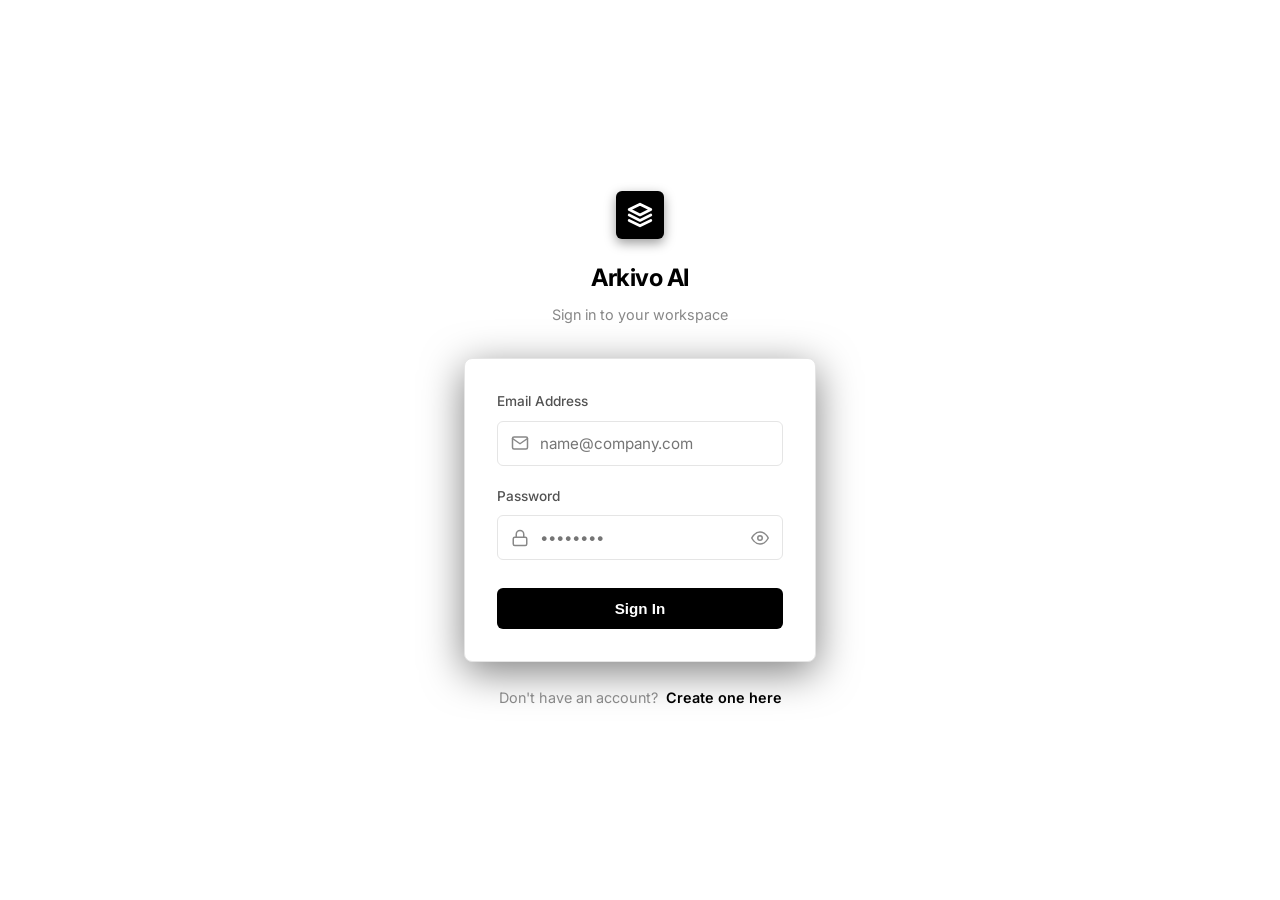
<file: frontend/login.html>
<!DOCTYPE html>
<html lang="en" data-theme="dark">
<head>
    <meta charset="UTF-8">
    <meta name="viewport" content="width=device-width, initial-scale=1.0">
    <title>Arkivo - Login</title>
    <link rel="preconnect" href="https://fonts.googleapis.com">
    <link rel="preconnect" href="https://fonts.gstatic.com" crossorigin>
    <link href="https://fonts.googleapis.com/css2?family=Inter:wght@300;400;500;600;700&display=swap" rel="stylesheet">
    <link rel="stylesheet" href="style.css">
    <style>
        body {
            display: flex;
            justify-content: center;
            align-items: center;
            min-height: 100vh;
            margin: 0;
            background: var(--bg-primary, #111214);
            font-family: var(--font, 'Inter', sans-serif);
            color: var(--text-primary, #F2F2F3);
            overflow: hidden;
        }

        .auth-wrapper {
            width: 100%;
            max-width: 400px;
            padding: 24px;
            z-index: 10;
            animation: fadeIn 0.5s ease-out;
        }

        @keyframes fadeIn {
            from { opacity: 0; transform: translateY(10px); }
            to { opacity: 1; transform: translateY(0); }
        }

        .auth-header {
            text-align: center;
            margin-bottom: 32px;
        }

        .logo-container {
            display: inline-flex;
            align-items: center;
            justify-content: center;
            width: 48px;
            height: 48px;
            background: var(--text-primary, #FFFFFF);
            color: var(--bg-primary, #111214);
            border-radius: 6px;
            margin-bottom: 20px;
            box-shadow: 0 4px 12px rgba(0, 0, 0, 0.4);
        }

        .auth-header h1 {
            font-size: 1.5rem;
            font-weight: 700;
            letter-spacing: -0.02em;
            margin-bottom: 6px;
            color: var(--text-primary);
        }

        .auth-header p {
            color: var(--text-muted, #76777B);
            font-size: 0.9rem;
        }

        .auth-card {
            background: var(--bg-card, #1A1B1E);
            border: 1px solid var(--border, #2E2F33);
            border-radius: 8px;
            padding: 32px;
            box-shadow: 0 10px 40px rgba(0,0,0,0.5);
        }

        .form-group {
            margin-bottom: 20px;
        }

        .form-group label {
            display: block;
            margin-bottom: 8px;
            font-size: 0.85rem;
            font-weight: 500;
            color: var(--text-secondary, #A1A2A6);
        }

        .input-wrapper {
            position: relative;
            display: flex;
            align-items: center;
        }

        .input-icon {
            position: absolute;
            left: 14px;
            color: var(--text-muted, #76777B);
            pointer-events: none;
            display: flex;
        }

        .password-toggle {
            position: absolute;
            right: 14px;
            color: var(--text-muted);
            background: none;
            border: none;
            cursor: pointer;
            padding: 0;
            display: flex;
            transition: color 0.2s;
        }

        .form-group input {
            width: 100%;
            padding: 12px 14px 12px 42px;
            background: var(--bg-primary, #111214);
            border: 1px solid var(--border, #2E2F33);
            border-radius: 6px;
            color: var(--text-primary);
            font-family: inherit;
            font-size: 0.95rem;
            transition: all 0.2s;
            box-sizing: border-box;
            outline: none;
        }

        .form-group input:focus {
            border-color: var(--text-primary, #FFFFFF);
            background: var(--bg-secondary, #161719);
        }

        .auth-btn {
            width: 100%;
            padding: 12px;
            background: var(--text-primary, #FFFFFF);
            color: var(--bg-primary, #111214);
            border: none;
            border-radius: 6px;
            font-size: 0.95rem;
            font-weight: 700;
            cursor: pointer;
            transition: all 0.2s;
            margin-top: 8px;
            box-shadow: 0 4px 12px rgba(255, 255, 255, 0.1);
        }

        .auth-btn:hover {
            opacity: 0.9;
            transform: translateY(-1px);
        }

        .auth-footer {
            text-align: center;
            margin-top: 24px;
            font-size: 0.9rem;
            color: var(--text-muted, #76777B);
        }

        .auth-footer a {
            color: var(--text-primary, #FFFFFF);
            text-decoration: none;
            font-weight: 600;
            margin-left: 4px;
        }

        .auth-footer a:hover {
            text-decoration: underline;
        }

        #login-error {
            color: #ef4444;
            font-size: 0.85rem;
            margin-bottom: 16px;
            padding: 10px;
            background: rgba(239, 68, 68, 0.1);
            border: 1px solid rgba(239, 68, 68, 0.2);
            border-radius: 6px;
            display: none;
            text-align: center;
        }
    </style>
</head>
<body>
    <div class="auth-wrapper">
        <div class="auth-header">
            <div class="logo-container">
                <svg width="26" height="26" viewBox="0 0 24 24" fill="none" stroke="currentColor" stroke-width="2.5" stroke-linecap="round" stroke-linejoin="round">
                    <polygon points="12 2 2 7 12 12 22 7 12 2"></polygon>
                    <polyline points="2 17 12 22 22 17"></polyline>
                    <polyline points="2 12 12 17 22 12"></polyline>
                </svg>
            </div>
            <h1>Arkivo AI</h1>
            <p>Sign in to your workspace</p>
        </div>

        <div class="auth-card">
            <div id="login-error"></div>
            
            <form id="login-form">
                <div class="form-group">
                    <label for="email">Email Address</label>
                    <div class="input-wrapper">
                        <span class="input-icon">
                            <svg width="18" height="18" viewBox="0 0 24 24" fill="none" stroke="currentColor" stroke-width="2" stroke-linecap="round" stroke-linejoin="round"><path d="M4 4h16c1.1 0 2 .9 2 2v12c0 1.1-.9 2-2 2H4c-1.1 0-2-.9-2-2V6c0-1.1.9-2 2-2z"></path><polyline points="22,6 12,13 2,6"></polyline></svg>
                        </span>
                        <input type="email" id="email" required placeholder="name@company.com" autocomplete="email">
                    </div>
                </div>
                <div class="form-group">
                    <label for="password">Password</label>
                    <div class="input-wrapper">
                        <span class="input-icon">
                            <svg width="18" height="18" viewBox="0 0 24 24" fill="none" stroke="currentColor" stroke-width="2" stroke-linecap="round" stroke-linejoin="round"><rect x="3" y="11" width="18" height="11" rx="2" ry="2"></rect><path d="M7 11V7a5 5 0 0 1 10 0v4"></path></svg>
                        </span>
                        <input type="password" id="password" required placeholder="••••••••" autocomplete="current-password">
                        <button type="button" class="password-toggle" onclick="togglePassword('password', this)" tabindex="-1">
                            <svg width="18" height="18" viewBox="0 0 24 24" fill="none" stroke="currentColor" stroke-width="2" stroke-linecap="round" stroke-linejoin="round"><path d="M1 12s4-8 11-8 11 8 11 8-4 8-11 8-11-8-11-8z"></path><circle cx="12" cy="12" r="3"></circle></svg>
                        </button>
                    </div>
                </div>
                <button type="submit" class="auth-btn">Sign In</button>
            </form>
        </div>

        <div class="auth-footer">
            Don't have an account? <a href="register.html">Create one here</a>
        </div>
    </div>

    <script>
        // Check for existing theme setup
        const savedTheme = localStorage.getItem('arkivo_theme');
        const initialTheme = savedTheme || (window.matchMedia('(prefers-color-scheme: dark)').matches ? 'dark' : 'light');
        document.documentElement.setAttribute('data-theme', initialTheme);

        function togglePassword(inputId, btn) {
            const input = document.getElementById(inputId);
            if (input.type === 'password') {
                input.type = 'text';
                btn.innerHTML = '<svg width="18" height="18" viewBox="0 0 24 24" fill="none" stroke="currentColor" stroke-width="2" stroke-linecap="round" stroke-linejoin="round"><path d="M17.94 17.94A10.07 10.07 0 0 1 12 20c-7 0-11-8-11-8a18.45 18.45 0 0 1 5.06-5.94M9.9 4.24A9.12 9.12 0 0 1 12 4c7 0 11 8 11 8a18.5 18.5 0 0 1-2.16 3.19m-6.72-1.07a3 3 0 1 1-4.24-4.24"></path><line x1="1" y1="1" x2="23" y2="23"></line></svg>';
            } else {
                input.type = 'password';
                btn.innerHTML = '<svg width="18" height="18" viewBox="0 0 24 24" fill="none" stroke="currentColor" stroke-width="2" stroke-linecap="round" stroke-linejoin="round"><path d="M1 12s4-8 11-8 11 8 11 8-4 8-11 8-11-8-11-8z"></path><circle cx="12" cy="12" r="3"></circle></svg>';
            }
        }

        document.getElementById('login-form').addEventListener('submit', async (e) => {
            e.preventDefault();
            const email = document.getElementById('email').value;
            const password = document.getElementById('password').value;
            const errorDiv = document.getElementById('login-error');
            const submitBtn = e.target.querySelector('button');
            
            submitBtn.textContent = 'Signing in...';
            submitBtn.disabled = true;

            try {
                const response = await fetch('/api/auth/login', {
                    method: 'POST',
                    headers: { 'Content-Type': 'application/json' },
                    body: JSON.stringify({ email, password })
                });
                
                if (response.ok) {
                    const data = await response.json();
                    localStorage.setItem('token', data.access_token);
                    window.location.href = 'index.html';
                } else {
                    const errData = await response.json();
                    errorDiv.innerText = errData.detail || 'Login failed';
                    errorDiv.style.display = 'block';
                    submitBtn.textContent = 'Sign In';
                    submitBtn.disabled = false;
                }
            } catch (err) {
                errorDiv.innerText = 'Network error';
                errorDiv.style.display = 'block';
                submitBtn.textContent = 'Sign In';
                submitBtn.disabled = false;
            }
        });
    </script>
</body>
</html>
</file>
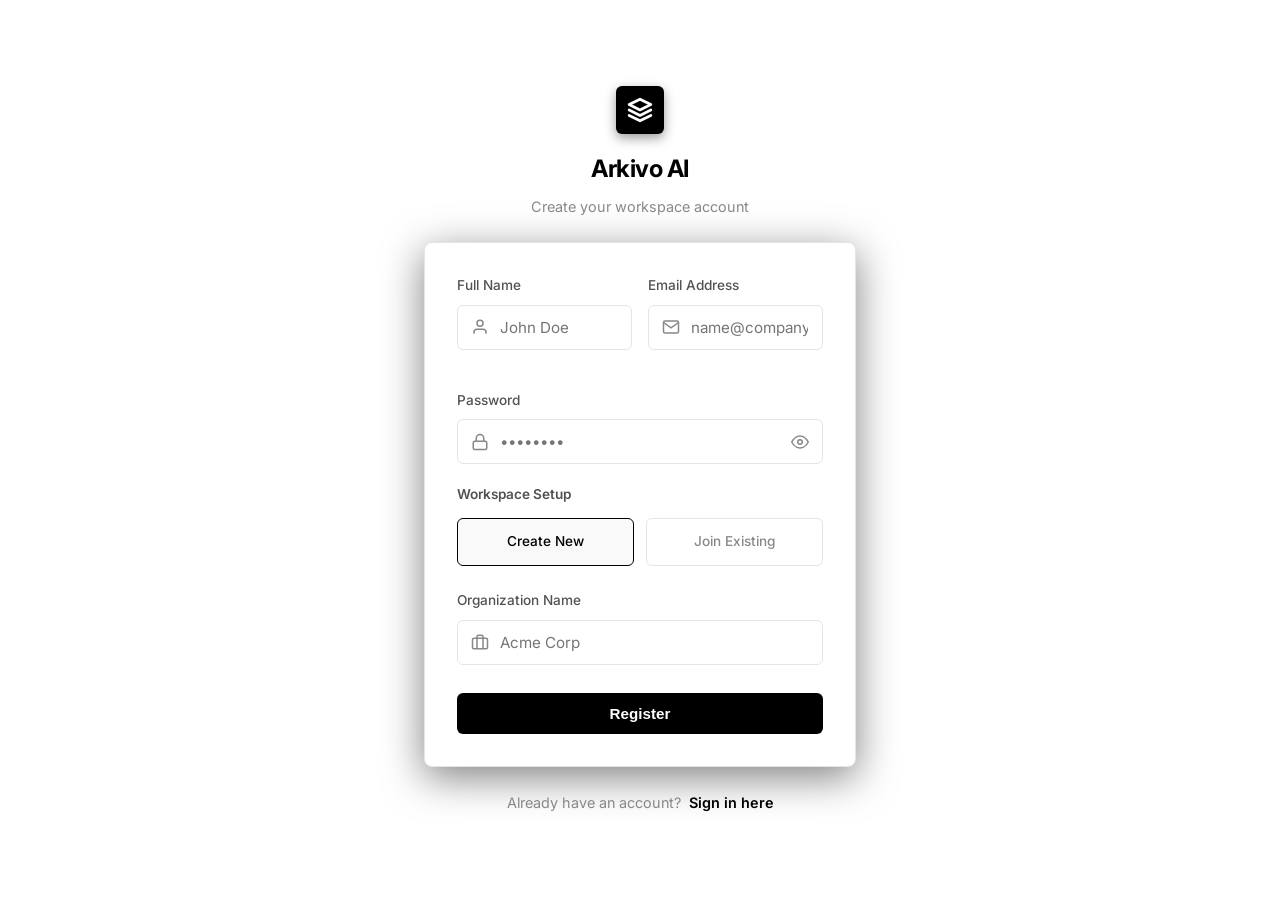
<file: frontend/register.html>
<!DOCTYPE html>
<html lang="en" data-theme="dark">
<head>
    <meta charset="UTF-8">
    <meta name="viewport" content="width=device-width, initial-scale=1.0">
    <title>Arkivo - Register</title>
    <link rel="preconnect" href="https://fonts.googleapis.com">
    <link rel="preconnect" href="https://fonts.gstatic.com" crossorigin>
    <link href="https://fonts.googleapis.com/css2?family=Inter:wght@300;400;500;600;700&display=swap" rel="stylesheet">
    <link rel="stylesheet" href="style.css">
    <style>
        body {
            display: flex;
            justify-content: center;
            align-items: center;
            min-height: 100vh;
            margin: 0;
            background: var(--bg-primary, #111214);
            font-family: var(--font, 'Inter', sans-serif);
            color: var(--text-primary, #F2F2F3);
            overflow-x: hidden;
        }

        .auth-wrapper {
            width: 100%;
            max-width: 480px;
            padding: 32px 24px;
            z-index: 10;
            animation: fadeIn 0.5s ease-out;
        }

        @keyframes fadeIn {
            from { opacity: 0; transform: translateY(10px); }
            to { opacity: 1; transform: translateY(0); }
        }

        .auth-header {
            text-align: center;
            margin-bottom: 24px;
        }

        .logo-container {
            display: inline-flex;
            align-items: center;
            justify-content: center;
            width: 48px;
            height: 48px;
            background: var(--text-primary, #FFFFFF);
            color: var(--bg-primary, #111214);
            border-radius: 6px;
            margin-bottom: 16px;
            box-shadow: 0 4px 12px rgba(0, 0, 0, 0.4);
        }

        .auth-header h1 {
            font-size: 1.5rem;
            font-weight: 700;
            letter-spacing: -0.02em;
            margin-bottom: 6px;
            color: var(--text-primary);
        }

        .auth-header p {
            color: var(--text-muted, #76777B);
            font-size: 0.9rem;
        }

        .auth-card {
            background: var(--bg-card, #1A1B1E);
            border: 1px solid var(--border, #2E2F33);
            border-radius: 8px;
            padding: 32px;
            box-shadow: 0 10px 40px rgba(0,0,0,0.5);
        }

        .form-row {
            display: grid;
            grid-template-columns: 1fr 1fr;
            gap: 16px;
            margin-bottom: 20px;
        }

        .form-group {
            margin-bottom: 20px;
        }

        .form-group label {
            display: block;
            margin-bottom: 8px;
            font-size: 0.85rem;
            font-weight: 500;
            color: var(--text-secondary, #A1A2A6);
        }

        .input-wrapper {
            position: relative;
            display: flex;
            align-items: center;
        }

        .input-icon {
            position: absolute;
            left: 14px;
            color: var(--text-muted, #76777B);
            pointer-events: none;
            display: flex;
        }

        .password-toggle {
            position: absolute;
            right: 14px;
            color: var(--text-muted);
            background: none;
            border: none;
            cursor: pointer;
            padding: 0;
            display: flex;
            transition: color 0.2s;
        }

        .password-toggle:hover {
            color: var(--text-primary);
        }

        .form-group input {
            width: 100%;
            padding: 12px 14px 12px 42px;
            background: var(--bg-primary, #111214);
            border: 1px solid var(--border, #2E2F33);
            border-radius: 6px;
            color: var(--text-primary);
            font-family: inherit;
            font-size: 0.95rem;
            transition: all 0.2s;
            box-sizing: border-box;
            outline: none;
        }

        .form-group input:focus {
            border-color: var(--text-primary, #FFFFFF);
            background: var(--bg-secondary, #161719);
        }

        .workspace-title {
            display: block;
            margin-bottom: 12px;
            font-size: 0.85rem;
            font-weight: 600;
            color: var(--text-secondary);
        }

        .radio-group {
            display: grid;
            grid-template-columns: 1fr 1fr;
            gap: 12px;
            margin-bottom: 24px;
        }

        .radio-option {
            position: relative;
        }

        .radio-option input {
            display: none;
        }

        .radio-label {
            display: flex;
            align-items: center;
            justify-content: center;
            gap: 10px;
            padding: 12px;
            background: var(--bg-primary, #111214);
            border: 1px solid var(--border, #2E2F33);
            border-radius: 6px;
            cursor: pointer;
            font-size: 0.85rem;
            font-weight: 500;
            color: var(--text-muted);
            transition: all 0.2s;
        }

        .radio-option input:checked + .radio-label {
            border-color: var(--text-primary);
            background: var(--bg-card-hover, #26272B);
            color: var(--text-primary);
        }

        .auth-btn {
            width: 100%;
            padding: 12px;
            background: var(--text-primary, #FFFFFF);
            color: var(--bg-primary, #111214);
            border: none;
            border-radius: 6px;
            font-size: 0.95rem;
            font-weight: 700;
            cursor: pointer;
            transition: all 0.2s;
            margin-top: 8px;
            box-shadow: 0 4px 12px rgba(255, 255, 255, 0.1);
        }

        .auth-btn:hover {
            opacity: 0.9;
            transform: translateY(-1px);
        }

        .auth-footer {
            text-align: center;
            margin-top: 24px;
            font-size: 0.9rem;
            color: var(--text-muted, #76777B);
        }

        .auth-footer a {
            color: var(--text-primary, #FFFFFF);
            text-decoration: none;
            font-weight: 600;
            margin-left: 4px;
        }

        .auth-footer a:hover {
            text-decoration: underline;
        }

        #register-error {
            color: #ef4444;
            font-size: 0.85rem;
            margin-bottom: 20px;
            padding: 12px;
            background: rgba(239, 68, 68, 0.1);
            border: 1px solid rgba(239, 68, 68, 0.2);
            border-radius: 12px;
            display: none;
            text-align: center;
        }
    </style>
</head>
<body>
    <div class="auth-wrapper">
        <div class="auth-header">
            <div class="logo-container">
                <svg width="26" height="26" viewBox="0 0 24 24" fill="none" stroke="currentColor" stroke-width="2.5" stroke-linecap="round" stroke-linejoin="round">
                    <polygon points="12 2 2 7 12 12 22 7 12 2"></polygon>
                    <polyline points="2 17 12 22 22 17"></polyline>
                    <polyline points="2 12 12 17 22 12"></polyline>
                </svg>
            </div>
            <h1>Arkivo AI</h1>
            <p>Create your workspace account</p>
        </div>

        <div class="auth-card">
            <div id="register-error"></div>
            
            <form id="register-form">
                <div class="form-row">
                    <div class="form-group">
                        <label for="name">Full Name</label>
                        <div class="input-wrapper">
                            <span class="input-icon">
                                <svg width="18" height="18" viewBox="0 0 24 24" fill="none" stroke="currentColor" stroke-width="2"><path d="M20 21v-2a4 4 0 0 0-4-4H8a4 4 0 0 0-4 4v2"></path><circle cx="12" cy="7" r="4"></circle></svg>
                            </span>
                            <input type="text" id="name" required placeholder="John Doe">
                        </div>
                    </div>
                    <div class="form-group">
                        <label for="email">Email Address</label>
                        <div class="input-wrapper">
                            <span class="input-icon">
                                <svg width="18" height="18" viewBox="0 0 24 24" fill="none" stroke="currentColor" stroke-width="2"><path d="M4 4h16c1.1 0 2 .9 2 2v12c0 1.1-.9 2-2 2H4c-1.1 0-2-.9-2-2V6c0-1.1.9-2 2-2z"></path><polyline points="22,6 12,13 2,6"></polyline></svg>
                            </span>
                            <input type="email" id="email" required placeholder="name@company.com">
                        </div>
                    </div>
                </div>
                
                <div class="form-group">
                    <label for="password">Password</label>
                    <div class="input-wrapper">
                        <span class="input-icon">
                            <svg width="18" height="18" viewBox="0 0 24 24" fill="none" stroke="currentColor" stroke-width="2"><rect x="3" y="11" width="18" height="11" rx="2" ry="2"></rect><path d="M7 11V7a5 5 0 0 1 10 0v4"></path></svg>
                        </span>
                        <input type="password" id="password" required placeholder="••••••••" minlength="6" style="padding-right: 42px;">
                        <button type="button" class="password-toggle" onclick="togglePassword('password', this)" tabindex="-1">
                            <svg width="18" height="18" viewBox="0 0 24 24" fill="none" stroke="currentColor" stroke-width="2" stroke-linecap="round" stroke-linejoin="round"><path d="M1 12s4-8 11-8 11 8 11 8-4 8-11 8-11-8-11-8z"></path><circle cx="12" cy="12" r="3"></circle></svg>
                        </button>
                    </div>
                </div>
                
                <label class="workspace-title">Workspace Setup</label>
                <div class="radio-group">
                    <div class="radio-option">
                        <input type="radio" id="org_create" name="org_action" value="create" checked onchange="toggleOrgFields()">
                        <label for="org_create" class="radio-label">
                            Create New
                        </label>
                    </div>
                    <div class="radio-option">
                        <input type="radio" id="org_join" name="org_action" value="join" onchange="toggleOrgFields()">
                        <label for="org_join" class="radio-label">
                            Join Existing
                        </label>
                    </div>
                </div>

                <div class="form-group" id="group-org-name">
                    <label for="org_name">Organization Name</label>
                    <div class="input-wrapper">
                        <span class="input-icon">
                            <svg width="18" height="18" viewBox="0 0 24 24" fill="none" stroke="currentColor" stroke-width="2"><rect x="2" y="7" width="20" height="14" rx="2" ry="2"></rect><path d="M16 21V5a2 2 0 0 0-2-2h-4a2 2 0 0 0-2 2v16"></path></svg>
                        </span>
                        <input type="text" id="org_name" placeholder="Acme Corp">
                    </div>
                </div>

                <div class="form-group" id="group-invite-code" style="display: none;">
                    <label for="invite_code">Invite Code</label>
                    <div class="input-wrapper">
                        <span class="input-icon">
                            <svg width="18" height="18" viewBox="0 0 24 24" fill="none" stroke="currentColor" stroke-width="2"><path d="M21 2l-2 2m-7.61 7.61a5.5 5.5 0 1 1-7.778 7.778 5.5 5.5 0 0 1 7.777-7.777zm0 0L15.5 7.5m0 0l3 3L22 7l-3-3m-3.5 3.5L19 4"></path></svg>
                        </span>
                        <input type="text" id="invite_code" placeholder="XYZ123">
                    </div>
                </div>

                <button type="submit" class="auth-btn">Register</button>
            </form>
        </div>
        
        <div class="auth-footer">
            Already have an account? <a href="login.html">Sign in here</a>
        </div>
    </div>

    <script>
        const savedTheme = localStorage.getItem('arkivo_theme');
        const initialTheme = savedTheme || (window.matchMedia('(prefers-color-scheme: dark)').matches ? 'dark' : 'light');
        document.documentElement.setAttribute('data-theme', initialTheme);

        function togglePassword(inputId, btn) {
            const input = document.getElementById(inputId);
            if (input.type === 'password') {
                input.type = 'text';
                btn.innerHTML = '<svg width="18" height="18" viewBox="0 0 24 24" fill="none" stroke="currentColor" stroke-width="2" stroke-linecap="round" stroke-linejoin="round"><path d="M17.94 17.94A10.07 10.07 0 0 1 12 20c-7 0-11-8-11-8a18.45 18.45 0 0 1 5.06-5.94M9.9 4.24A9.12 9.12 0 0 1 12 4c7 0 11 8 11 8a18.5 18.5 0 0 1-2.16 3.19m-6.72-1.07a3 3 0 1 1-4.24-4.24"></path><line x1="1" y1="1" x2="23" y2="23"></line></svg>';
            } else {
                input.type = 'password';
                btn.innerHTML = '<svg width="18" height="18" viewBox="0 0 24 24" fill="none" stroke="currentColor" stroke-width="2" stroke-linecap="round" stroke-linejoin="round"><path d="M1 12s4-8 11-8 11 8 11 8-4 8-11 8-11-8-11-8z"></path><circle cx="12" cy="12" r="3"></circle></svg>';
            }
        }

        function toggleOrgFields() {
            const action = document.querySelector('input[name="org_action"]:checked').value;
            if (action === 'create') {
                document.getElementById('group-org-name').style.display = 'block';
                document.getElementById('group-invite-code').style.display = 'none';
                document.getElementById('org_name').required = true;
                document.getElementById('invite_code').required = false;
            } else {
                document.getElementById('group-org-name').style.display = 'none';
                document.getElementById('group-invite-code').style.display = 'block';
                document.getElementById('org_name').required = false;
                document.getElementById('invite_code').required = true;
            }
        }
        
        toggleOrgFields();

        document.getElementById('register-form').addEventListener('submit', async (e) => {
            e.preventDefault();
            const email = document.getElementById('email').value;
            const password = document.getElementById('password').value;
            const errorDiv = document.getElementById('register-error');
            const submitBtn = e.target.querySelector('button');
            const action = document.querySelector('input[name="org_action"]:checked').value;
            
            submitBtn.textContent = 'Creating account...';
            submitBtn.disabled = true;

            try {
                let payload = { 
                    name: document.getElementById('name').value,
                    email, 
                    password, 
                    action
                };
                if (action === 'create') {
                    payload.org_name = document.getElementById('org_name').value;
                } else {
                    payload.invite_code = document.getElementById('invite_code').value;
                }

                const response = await fetch('/api/auth/register', {
                    method: 'POST',
                    headers: { 'Content-Type': 'application/json' },
                    body: JSON.stringify(payload)
                });
                
                if (response.ok) {
                    try {
                        const loginRes = await fetch('/api/auth/login', {
                            method: 'POST',
                            headers: { 'Content-Type': 'application/json' },
                            body: JSON.stringify({ email, password })
                        });
                        if (loginRes.ok) {
                            const data = await loginRes.json();
                            localStorage.setItem('token', data.access_token);
                            window.location.href = 'index.html';
                            return;
                        }
                    } catch(e) {}
                    window.location.href = 'login.html';
                } else {
                    const errData = await response.json();
                    if (Array.isArray(errData.detail)) {
                        errorDiv.innerText = errData.detail.map(e => e.msg).join(', ');
                    } else {
                        errorDiv.innerText = errData.detail || 'Registration failed';
                    }
                    errorDiv.style.display = 'block';
                    submitBtn.textContent = 'Register';
                    submitBtn.disabled = false;
                }
            } catch (err) {
                errorDiv.innerText = 'Network error';
                errorDiv.style.display = 'block';
                submitBtn.textContent = 'Register';
                submitBtn.disabled = false;
            }
        });
    </script>
</body>
</html>
</file>
<file: frontend/style.css>
/* ═══════════════════════════════════════════════════════════════════════════
   Arkivo AI — Premium Dark Theme
   ═══════════════════════════════════════════════════════════════════════════ */


/* ── Reset \u0026 Tokens ────────────────────────────────────────────────────── */
:root {
    --bg-primary: #111214;
    --bg-secondary: #161719;
    --bg-card: #1C1D21;
    --bg-card-hover: #232429;
    --bg-modal: #1C1D21;
    --border: #2E2F33;
    --border-hover: #3E3F43;
    --text-primary: #F2F2F3;
    --text-secondary: #A1A2A6;
    --text-muted: #76777B;
    --accent: #FFFFFF;
    --accent-hover: #E5E5E5;
    --accent-glow: rgba(255, 255, 255, 0.05);

    /* Premium Tokens */
    --primary: #3b82f6;
    --primary-glow: rgba(59, 130, 246, 0.15);
    --glass-bg: rgba(28, 29, 33, 0.7);
    --glass-border: rgba(255, 255, 255, 0.08);
    --shadow-premium: 0 10px 40px rgba(0, 0, 0, 0.5);
    --shadow-soft: 0 4px 20px rgba(0, 0, 0, 0.2);
    
    --success: #10B981;
    --warning: #F59E0B;
    --danger: #EF4444;
    --bg-header: rgba(17, 18, 20, 0.85);
    --radius: 12px;
    --radius-sm: 8px;
    --radius-lg: 20px;
    --transition: .25s cubic-bezier(.4, 0, .2, 1);
    --font: 'Inter', -apple-system, BlinkMacSystemFont, sans-serif;
}

[data-theme="light"] {
    --bg-primary: #FFFFFF;
    --bg-secondary: #FAFAFA;
    --bg-card: #FFFFFF;
    --bg-card-hover: #F9F9F9;
    --bg-modal: #FFFFFF;
    --border: #E5E5E5;
    --border-hover: #D4D4D4;
    --text-primary: #000000;
    --text-secondary: #525252;
    --text-muted: #888888;
    --accent: #000000;
    --accent-hover: #171717;
    --accent-glow: rgba(0, 0, 0, 0.05);
    --success: #171717;
    --warning: #737373;
    --danger: #991B1B;
    --bg-header: rgba(255, 255, 255, 0.9);
    --shadow-card: 0 4px 15px rgba(0, 0, 0, 0.05);
    --shadow-modal: 0 10px 40px rgba(0, 0, 0, 0.1);
}

*,
*::before,
*::after {
    margin: 0;
    padding: 0;
    box-sizing: border-box;
}

html {
    scroll-behavior: smooth;
}

body {
    font-family: var(--font);
    background: var(--bg-primary);
    color: var(--text-primary);
    line-height: 1.6;
    min-height: 100vh;
    -webkit-font-smoothing: antialiased;
}

/* ── Scrollbar ─────────────────────────────────────────────────────────── */
::-webkit-scrollbar {
    width: 6px;
}

::-webkit-scrollbar-track {
    background: transparent;
}

::-webkit-scrollbar-thumb {
    background: var(--border);
    border-radius: 3px;
}

::-webkit-scrollbar-thumb:hover {
    background: var(--border-hover);
}

/* ── Header ────────────────────────────────────────────────────────────── */
.app-header {
    background: var(--bg-header);
    backdrop-filter: blur(20px);
    border-bottom: 1px solid var(--border);
    position: sticky;
    top: 0;
    z-index: 100;
}

.header-content {
    max-width: 1200px;
    margin: 0 auto;
    padding: 16px 24px;
    display: flex;
    align-items: center;
    justify-content: flex-end;
}

.logo {
    display: flex;
    align-items: center;
    gap: 14px;
}

.logo-icon {
    width: 32px;
    height: 32px;
    background: var(--text-primary);
    border-radius: 6px;
    display: flex;
    align-items: center;
    justify-content: center;
    color: var(--bg-primary);
    box-shadow: none;
}

.logo h1 {
    font-size: 1.3rem;
    font-weight: 700;
    letter-spacing: -.02em;
    color: var(--text-primary);
}

.tagline {
    font-size: .75rem;
    color: var(--text-muted);
    font-weight: 400;
    margin-top: 1px;
}

.header-stats {
    display: flex;
    gap: 32px;
    align-items: center;
}

/* ── Theme Transitions ─────────────────────────────────────────────────── */
/* ── Animations ────────────────────────────────────────────────────────── */
@keyframes premiumFadeIn {
    from { opacity: 0; }
    to { opacity: 1; }
}

@keyframes premiumSlideUp {
    from { opacity: 0; transform: translateY(15px); }
    to { opacity: 1; transform: translateY(0); }
}

@keyframes premiumScaleIn {
    from { opacity: 0; transform: scale(0.96); }
    to { opacity: 1; transform: scale(1); }
}

.animate-fade-in { animation: premiumFadeIn 0.5s ease-out forwards; }
.animate-slide-up { animation: premiumSlideUp 0.6s cubic-bezier(0.16, 1, 0.3, 1) forwards; }
.animate-scale-in { animation: premiumScaleIn 0.5s cubic-bezier(0.16, 1, 0.3, 1) forwards; }

body,
.app-header,
.sidebar,
.sidebar-nav-item,
.sidebar-collapse-btn,
.doc-card,
.modal,
.btn,
.upload-zone,
.preview-container,
.text-viewer,
.text-viewer-header,
.extraction-table th,
.extraction-table td,
input,
select,
.modal-tab {
    transition: background-color 0.4s cubic-bezier(0.4, 0, 0.2, 1),
        color 0.4s cubic-bezier(0.4, 0, 0.2, 1),
        border-color 0.4s cubic-bezier(0.4, 0, 0.2, 1),
        box-shadow 0.4s cubic-bezier(0.4, 0, 0.2, 1),
        transform 0.4s cubic-bezier(0.4, 0, 0.2, 1);
}

.theme-toggle {
    background: transparent;
    border: none;
    color: var(--text-muted);
    width: 36px;
    height: 36px;
    border-radius: 50%;
    display: flex;
    align-items: center;
    justify-content: center;
    cursor: pointer;
    position: relative;
    overflow: hidden;
    transition: background-color 0.3s ease, color 0.3s ease;
}

.theme-toggle:hover {
    background: var(--bg-card-hover);
    color: var(--text-primary);
}

.theme-toggle svg {
    position: absolute;
    transition: transform 0.6s cubic-bezier(0.4, 0, 0.2, 1),
        opacity 0.6s cubic-bezier(0.4, 0, 0.2, 1);
}

/* Light Mode State */
[data-theme="light"] .sun-icon {
    transform: rotate(90deg) scale(0);
    opacity: 0;
}

[data-theme="light"] .moon-icon {
    transform: rotate(0) scale(1);
    opacity: 1;
}

/* Dark Mode State */
[data-theme="dark"] .sun-icon {
    transform: rotate(0) scale(1);
    opacity: 1;
}

[data-theme="dark"] .moon-icon {
    transform: rotate(-90deg) scale(0);
    opacity: 0;
}

.stat {
    display: flex;
    flex-direction: column;
    align-items: center;
}

.stat-value {
    font-size: 1.4rem;
    font-weight: 700;
    color: var(--accent-hover);
}

.stat-label {
    font-size: .7rem;
    color: var(--text-muted);
    text-transform: uppercase;
    letter-spacing: .05em;
}

/* ── Container ─────────────────────────────────────────────────────────── */
.container {
    max-width: 1200px;
    margin: 0 auto;
    padding: 32px 24px 64px;
}

/* ── Upload Section ────────────────────────────────────────────────────── */
.upload-section {
    margin-bottom: 40px;
}

.upload-zone {
    border: 1px solid var(--border);
    border-radius: var(--radius);
    padding: 64px 24px;
    text-align: center;
    cursor: pointer;
    transition: all var(--transition);
    background: var(--bg-secondary);
    position: relative;
    overflow: hidden;
    box-shadow: inset 0 0 40px rgba(0,0,0,0.1);
}

.upload-zone::before {
    content: '';
    position: absolute;
    inset: 0;
    background: radial-gradient(circle at 50% 50%, rgba(59, 130, 246, 0.05), transparent 70%);
    opacity: 0;
    transition: opacity .4s ease;
}

.upload-zone:hover,
.upload-zone.drag-over {
    border-color: var(--primary);
    background: var(--bg-card);
    transform: translateY(-2px);
    box-shadow: 0 10px 30px rgba(0,0,0,0.3);
}

.upload-zone:hover::before,
.upload-zone.drag-over::before {
    opacity: 1;
}

.upload-icon {
    color: var(--text-primary);
    margin-bottom: 20px;
    position: relative;
    z-index: 1;
    transition: scale 0.3s;
}

.upload-zone:hover .upload-icon {
    scale: 1.1;
    color: var(--primary);
}

.upload-zone h2 {
    font-size: 1.25rem;
    font-weight: 700;
    margin-bottom: 8px;
    position: relative;
    z-index: 1;
}

.upload-zone p {
    color: var(--text-secondary);
    font-size: .9rem;
    position: relative;
    z-index: 1;
}

.browse-link {
    color: var(--accent-hover);
    font-weight: 500;
    text-decoration: underline;
    text-underline-offset: 2px;
}

.upload-hint {
    margin-top: 8px;
    color: var(--text-muted) !important;
    font-size: .8rem !important;
}

/* ── Upload Progress ───────────────────────────────────────────────────── */
.upload-progress {
    margin-top: 16px;
    background: var(--bg-card);
    border: 1px solid var(--border);
    border-radius: var(--radius-sm);
    padding: 16px 20px;
    animation: slideDown .3s ease;
}

@keyframes slideDown {
    from {
        opacity: 0;
        transform: translateY(-10px);
    }

    to {
        opacity: 1;
        transform: translateY(0);
    }
}

.progress-header {
    display: flex;
    justify-content: space-between;
    align-items: center;
    margin-bottom: 10px;
}

.progress-file-info {
    display: flex;
    align-items: center;
    gap: 8px;
    color: var(--text-primary);
    font-size: .9rem;
    font-weight: 500;
}

.progress-file-info svg {
    color: var(--accent);
}

.progress-status {
    font-size: .8rem;
    color: var(--warning);
    font-weight: 500;
}

.progress-status.completed {
    color: var(--success);
}

.progress-status.failed {
    color: var(--danger);
}

.progress-bar-track {
    height: 6px;
    background: var(--bg-secondary);
    border-radius: 3px;
    overflow: hidden;
}

.progress-bar-fill {
    height: 100%;
    width: 0%;
    background: var(--text-primary);
    border-radius: 3px;
    transition: width .4s ease;
}

/* ── Documents Section ─────────────────────────────────────────────────── */
.documents-section {
    margin-top: 8px;
}

.section-header {
    display: flex;
    justify-content: space-between;
    align-items: center;
    margin-bottom: 20px;
    flex-wrap: wrap;
    gap: 12px;
}

.section-header h2 {
    font-size: 1.15rem;
    font-weight: 600;
}

.search-box {
    display: flex;
    align-items: center;
    gap: 8px;
    background: var(--bg-card);
    border: 1px solid var(--border);
    border-radius: var(--radius-sm);
    padding: 8px 14px;
    min-width: 240px;
    transition: border-color var(--transition);
}

.search-box:focus-within {
    border-color: var(--accent);
}

.search-box svg {
    color: var(--text-muted);
    flex-shrink: 0;
}

.search-box input {
    background: none;
    border: none;
    outline: none;
    color: var(--text-primary);
    font-family: var(--font);
    font-size: .85rem;
    width: 100%;
}

.search-box input::placeholder {
    color: var(--text-muted);
}

/* ── Document Cards ────────────────────────────────────────────────────── */
.documents-grid {
    display: grid;
    grid-template-columns: repeat(auto-fill, minmax(320px, 1fr));
    gap: 16px;
}

.doc-card {
    background: var(--bg-card);
    border: 1px solid var(--border);
    border-radius: var(--radius);
    padding: 24px;
    cursor: pointer;
    transition: all var(--transition);
    position: relative;
    overflow: hidden;
    backdrop-filter: blur(8px);
    -webkit-backdrop-filter: blur(8px);
}

.doc-card:hover {
    border-color: var(--primary);
    background: var(--bg-card-hover);
    transform: translateY(-4px) scale(1.01);
    box-shadow: 0 20px 40px rgba(0,0,0,0.4);
}

.doc-card::after {
    content: '';
    position: absolute;
    top: 0;
    left: 0;
    width: 6px;
    height: 100%;
    background: var(--primary);
    opacity: 0;
    transition: opacity var(--transition);
    pointer-events: none;
}

.doc-card:hover::after {
    opacity: 1;
}

.doc-card-header {
    display: flex;
    align-items: flex-start;
    justify-content: space-between;
    margin-bottom: 12px;
}

.doc-card-title {
    font-size: .95rem;
    font-weight: 600;
    color: var(--text-primary);
    word-break: break-word;
    flex: 1;
    margin-right: 8px;
}

.doc-card-badge {
    padding: 3px 10px;
    border-radius: 20px;
    font-size: .7rem;
    font-weight: 600;
    text-transform: uppercase;
    letter-spacing: .04em;
    flex-shrink: 0;
}

.badge-pdf,
.badge-jpg,
.badge-jpeg,
.badge-png {
    background: var(--bg-card);
    color: var(--text-secondary);
    border: 1px solid var(--border);
}

.doc-card-thumbnail {
    width: 100%;
    height: 160px;
    margin-bottom: 16px;
    border-radius: 4px;
    border: 1px solid var(--border);
    background: var(--bg-primary);
    overflow: hidden;
    display: flex;
    align-items: center;
    justify-content: center;
}

.doc-card-thumbnail img {
    width: 100%;
    height: 100%;
    object-fit: cover;
    object-position: top;
    opacity: 0.85;
    transition: opacity var(--transition);
}

.doc-card:hover .doc-card-thumbnail img {
    opacity: 1;
}

.doc-card-meta {
    display: flex;
    justify-content: space-between;
    align-items: center;
    font-size: .75rem;
    color: var(--text-muted);
    padding-top: 12px;
    border-top: 1px solid var(--border);
}

.doc-card-meta-left {
    display: flex;
    gap: 14px;
}

.doc-card-status {
    display: flex;
    align-items: center;
    gap: 4px;
}

.status-dot {
    width: 7px;
    height: 7px;
    border-radius: 50%;
    display: inline-block;
}

.status-completed .status-dot {
    background: var(--text-primary);
    box-shadow: 0 0 6px rgba(255, 255, 255, .2);
}

.status-processing .status-dot {
    background: var(--text-secondary);
    animation: pulse 1.5s infinite;
}

.status-failed .status-dot {
    background: var(--danger);
}

@keyframes pulse {

    0%,
    100% {
        opacity: 1;
    }

    50% {
        opacity: .4;
    }
}

.doc-card-delete-mini {
    background: none;
    border: none;
    color: var(--text-muted);
    cursor: pointer;
    padding: 2px;
    border-radius: 4px;
    transition: all var(--transition);
    display: flex;
    align-items: center;
    justify-content: center;
    opacity: 0.6;
}

.doc-card:hover .doc-card-delete-mini {
    opacity: 1;
}

.doc-card-delete-mini:hover {
    color: var(--danger);
    background: rgba(239, 68, 68, 0.1);
}

/* ── Empty State ───────────────────────────────────────────────────────── */
.empty-state {
    text-align: center;
    padding: 64px 24px;
    color: var(--text-muted);
}

.empty-state svg {
    margin-bottom: 16px;
    opacity: .4;
}

.empty-state h3 {
    font-size: 1.1rem;
    font-weight: 600;
    color: var(--text-secondary);
    margin-bottom: 6px;
}

/* ── Modal ─────────────────────────────────────────────────────────────── */
.modal-overlay {
    display: none;
    position: fixed;
    inset: 0;
    background: rgba(0, 0, 0, .65);
    backdrop-filter: blur(6px);
    z-index: 200;
    justify-content: center;
    align-items: center;
    padding: 24px;
    animation: fadeIn .2s ease;
}

.modal-overlay.active {
    display: flex;
}

@keyframes fadeIn {
    from {
        opacity: 0;
    }

    to {
        opacity: 1;
    }
}

.modal {
    background: var(--bg-modal);
    border: 1px solid var(--border);
    border-radius: var(--radius);
    width: 100%;
    max-width: 1100px;
    max-height: 90vh;
    display: flex;
    flex-direction: column;
    box-shadow: var(--shadow-modal);
    animation: slideUp .3s ease;
}

@keyframes slideUp {
    from {
        opacity: 0;
        transform: translateY(20px);
    }

    to {
        opacity: 1;
        transform: translateY(0);
    }
}

.modal-header {
    display: flex;
    justify-content: space-between;
    align-items: flex-start;
    padding: 24px 24px 16px;
    border-bottom: 1px solid var(--border);
}

.modal-title-group h2 {
    font-size: 1.1rem;
    font-weight: 600;
    word-break: break-word;
    margin-bottom: 6px;
}

.modal-meta {
    font-size: .78rem;
    color: var(--text-muted);
    display: flex;
    gap: 16px;
    flex-wrap: wrap;
}

.modal-close {
    background: none;
    border: none;
    color: var(--text-muted);
    cursor: pointer;
    padding: 4px;
    border-radius: 6px;
    transition: all var(--transition);
    flex-shrink: 0;
}

.modal-close:hover {
    color: var(--text-primary);
    background: var(--bg-card);
}

.modal-body {
    padding: 0;
    overflow: hidden;
    flex: 1;
    display: flex;
    flex-direction: column;
}

/* ── Mobile Tabs ──────────────────────────────────────────────────────── */
.modal-tabs {
    display: none;
    padding: 12px 20px 0;
    gap: 4px;
    background: var(--bg-modal);
}

.modal-tab {
    flex: 1;
    padding: 8px 16px;
    border: 1px solid var(--border);
    border-bottom: none;
    border-radius: 8px 8px 0 0;
    background: var(--bg-secondary);
    color: var(--text-muted);
    font-family: var(--font);
    font-size: .82rem;
    font-weight: 500;
    cursor: pointer;
    transition: all var(--transition);
}

.modal-tab.active {
    background: var(--bg-card);
    color: var(--accent-hover);
    border-color: var(--accent);
}

/* ── Split Pane Layout ────────────────────────────────────────────────── */
.modal-split {
    display: grid;
    grid-template-columns: 1fr 1fr;
    flex: 1;
    overflow: hidden;
    min-height: 0;
}

/* ── Preview Pane ─────────────────────────────────────────────────────── */
.preview-pane {
    display: flex;
    flex-direction: column;
    border-right: 1px solid var(--border);
    overflow: hidden;
}

.preview-toolbar {
    display: flex;
    justify-content: space-between;
    align-items: center;
    padding: 10px 16px;
    background: var(--bg-card);
    border-bottom: 1px solid var(--border);
    flex-shrink: 0;
}

.preview-toolbar-left {
    display: flex;
    align-items: center;
    gap: 8px;
}

.preview-label {
    font-size: .82rem;
    font-weight: 500;
    color: var(--text-secondary);
}

.preview-toolbar-right {
    display: flex;
    align-items: center;
    gap: 6px;
}

.zoom-level {
    font-size: .75rem;
    color: var(--text-muted);
    min-width: 40px;
    text-align: center;
    font-weight: 500;
    font-variant-numeric: tabular-nums;
}

.preview-container {
    flex: 1;
    overflow: auto;
    display: block;
    background: var(--bg-primary);
    background-image:
        radial-gradient(circle at 1px 1px, rgba(255, 255, 255, .03) 1px, transparent 0);
    background-size: 20px 20px;
    position: relative;
    min-height: 0;
    padding: 16px;
    cursor: grab;
    user-select: none;
}

.preview-container:active {
    cursor: grabbing;
}

.preview-image {
    display: block;
    margin: 0 auto;
    object-fit: contain;
    border-radius: 4px;
    box-shadow: 0 4px 20px rgba(0, 0, 0, .4);
    pointer-events: none;
}

.preview-loading {
    display: flex;
    flex-direction: column;
    align-items: center;
    gap: 12px;
    color: var(--text-muted);
    font-size: .85rem;
}

.preview-spinner {
    width: 32px;
    height: 32px;
    border: 3px solid var(--border);
    border-top-color: var(--accent);
    border-radius: 50%;
    animation: spin .8s linear infinite;
}

@keyframes spin {
    to {
        transform: rotate(360deg);
    }
}

.preview-error {
    display: flex;
    flex-direction: column;
    align-items: center;
    gap: 10px;
    color: var(--text-muted);
    font-size: .85rem;
}

.preview-page-nav {
    display: flex;
    align-items: center;
    justify-content: center;
    gap: 12px;
    padding: 10px 16px;
    background: var(--bg-card);
    border-top: 1px solid var(--border);
    flex-shrink: 0;
}

.page-indicator {
    font-size: .82rem;
    color: var(--text-secondary);
    font-weight: 500;
    font-variant-numeric: tabular-nums;
    min-width: 50px;
    text-align: center;
}

/* ── Text Pane ────────────────────────────────────────────────────────── */
.text-pane {
    display: flex;
    flex-direction: column;
    overflow: hidden;
    padding: 16px;
}

/* ── Text Viewer ───────────────────────────────────────────────────────── */
.text-viewer {
    background: var(--bg-secondary);
    border: 1px solid var(--border);
    border-radius: var(--radius-sm);
    overflow: hidden;
}

.text-viewer-header {
    display: flex;
    justify-content: space-between;
    align-items: center;
    padding: 12px 16px;
    background: var(--bg-card);
    border-bottom: 1px solid var(--border);
    font-size: .82rem;
    font-weight: 500;
    color: var(--text-secondary);
}

.text-viewer-actions {
    display: flex;
    gap: 8px;
}

.btn {
    display: inline-flex;
    align-items: center;
    gap: 6px;
    padding: 8px 16px;
    border: 1px solid var(--border);
    border-radius: var(--radius-sm);
    background: var(--bg-card);
    color: var(--text-primary);
    font-family: var(--font);
    font-size: .82rem;
    font-weight: 500;
    cursor: pointer;
    transition: all var(--transition);
}

.btn:hover {
    border-color: var(--accent);
    background: var(--bg-card-hover);
}

.btn-accent {
    background: var(--text-primary);
    border-color: var(--text-primary);
    color: var(--bg-primary);
}

.btn-accent:hover {
    background: var(--text-secondary);
    border-color: var(--text-secondary);
}

.btn-sm {
    padding: 5px 10px;
    font-size: .78rem;
}

.extracted-text {
    padding: 20px;
    font-family: 'Inter', monospace;
    font-size: .85rem;
    line-height: 1.7;
    color: var(--text-secondary);
    white-space: pre-wrap;
    word-wrap: break-word;
    flex: 1;
    overflow-y: auto;
    margin: 0;
}

.text-viewer {
    display: flex;
    flex-direction: column;
    flex: 1;
    overflow: hidden;
}

/* ── Tab Pane Visibility ─────────────────────────────────────────────── */
.preview-pane.hidden-tab,
.text-pane.hidden-tab {
    display: none;
}

/* ── Language Selector ───────────────────────────────────────────────── */
.lang-selector {
    margin-top: 12px;
    display: flex;
    align-items: center;
    gap: 8px;
    font-size: .82rem;
    color: var(--text-muted);
}

.lang-selector label {
    font-weight: 500;
}

.lang-selector select {
    background: var(--bg-card);
    border: 1px solid var(--border);
    border-radius: var(--radius-sm);
    color: var(--text-primary);
    padding: 6px 12px;
    font-family: var(--font);
    font-size: .82rem;
    cursor: pointer;
    transition: border-color var(--transition);
}

.lang-selector select:hover,
.lang-selector select:focus {
    border-color: var(--accent);
    outline: none;
}

/* ── View Toggle (Plain / Layout) ─────────────────────────────────────── */
.view-toggle {
    display: inline-flex;
    border: 1px solid var(--border);
    border-radius: var(--radius-sm);
    overflow: hidden;
    margin-right: 4px;
    background: var(--bg-secondary);
}

.toggle-btn {
    padding: 4px 10px;
    font-size: .78rem;
    font-weight: 600;
    border: none !important;
    background: transparent !important;
    color: var(--text-muted);
    cursor: pointer;
    font-family: var(--font);
    transition: color var(--transition);
}

.toggle-btn.active {
    background: transparent !important;
    color: var(--text-secondary) !important;
    border-bottom: 2px solid var(--text-secondary) !important;
}

.toggle-btn:hover:not(.active) {
    color: var(--text-secondary);
}

.layout-info {
    font-size: .72rem;
    color: var(--text-muted);
    font-variant-numeric: tabular-nums;
    display: block;
    text-align: right;
    margin-top: 8px;
}

.layout-viewport {
    overflow: auto;
    background: var(--bg-primary);
    background-image:
        radial-gradient(circle at 1px 1px, rgba(255, 255, 255, .03) 1px, transparent 0);
    background-size: 20px 20px;
    padding: 16px;
    position: relative;
    border-radius: var(--radius-sm);
    min-height: 200px;
}

.layout-loading,
.layout-empty {
    display: flex;
    flex-direction: column;
    align-items: center;
    justify-content: center;
    gap: 12px;
    height: 100%;
    color: var(--text-muted);
    font-size: .85rem;
    text-align: center;
}

.layout-canvas {
    position: relative;
    margin: 0 auto;
    background: #fff;
    box-shadow: 0 4px 20px rgba(0, 0, 0, .4);
    border-radius: 4px;
    overflow: hidden;
}

.layout-block {
    position: absolute;
    font-family: 'Inter', sans-serif;
    line-height: 1.1;
    white-space: nowrap;
    overflow: visible;
    color: #1a1a2e;
    cursor: default;
    border: 1px solid transparent;
    border-radius: 2px;
    padding: 0 2px;
    transition: all .15s ease;
}

.layout-block:hover {
    border-color: var(--accent);
    background: rgba(59, 130, 246, .12);
    z-index: 10;
    overflow: visible;
    white-space: normal;
}

.layout-block.conf-high {
    background: rgba(34, 197, 94, .06);
}

.layout-block.conf-medium {
    background: rgba(245, 158, 11, .08);
}

.layout-block.conf-low {
    background: rgba(239, 68, 68, .1);
    color: #666;
}

/* ── Extraction Panel (Milestone 2) ──────────────────────────────────── */
.extraction-panel {
    flex-direction: column;
    flex: 1;
    margin-top: 0;
    background: var(--bg-secondary);
    border: none;
    overflow: hidden;
    animation: slideDown .3s ease;
}

.extraction-header {
    display: flex;
    justify-content: space-between;
    align-items: center;
    padding: 14px 16px;
    background: var(--bg-card);
    border-bottom: 1px solid var(--border);
}

.extraction-header h3 {
    font-size: .88rem;
    font-weight: 600;
    color: var(--text-primary);
}

.btn-extract {
    background: var(--text-primary);
    color: var(--bg-primary);
    font-weight: 600;
    padding: 8px 18px;
    font-size: .82rem;
    box-shadow: 0 2px 12px var(--accent-glow);
}

.btn-extract:hover {
    background: var(--text-secondary);
    transform: translateY(-1px);
    box-shadow: 0 4px 18px var(--accent-glow);
}

.btn-extract:disabled {
    opacity: .6;
    cursor: not-allowed;
    transform: none;
}

.extraction-loading {
    display: flex;
    flex-direction: column;
    align-items: center;
    gap: 12px;
    padding: 32px 16px;
    color: var(--text-muted);
    font-size: .85rem;
}

.extraction-results {
    padding: 16px;
}

.extraction-type-badge {
    display: inline-block;
    padding: 4px 14px;
    border-radius: 20px;
    font-size: .75rem;
    font-weight: 600;
    text-transform: uppercase;
    letter-spacing: .05em;
    margin-bottom: 14px;
}

.extraction-type-badge.type-invoice,
.extraction-type-badge.type-contract,
.extraction-type-badge.type-report,
.extraction-type-badge.type-other {
    background: var(--bg-card);
    color: var(--text-primary);
    border: 1px solid var(--border);
}

.extraction-table {
    width: 100%;
    border-collapse: collapse;
    margin-bottom: 12px;
}

.extraction-table th {
    text-align: left;
    padding: 8px 12px;
    font-size: .75rem;
    font-weight: 600;
    color: var(--text-muted);
    text-transform: uppercase;
    letter-spacing: .04em;
    background: var(--bg-card);
    border-bottom: 1px solid var(--border);
}

.extraction-table td {
    padding: 6px 12px;
    font-size: .85rem;
    color: var(--text-primary);
    border-bottom: 1px solid var(--border);
}

.extraction-table tr:last-child td {
    border-bottom: none;
}

.extraction-table td:first-child {
    font-weight: 500;
    color: var(--text-secondary);
    width: 40%;
}

.edit-input {
    width: 100%;
    padding: 6px 8px;
    border: 1px solid transparent;
    border-radius: var(--radius-sm);
    background: transparent;
    color: var(--text-primary);
    font-size: .85rem;
    font-family: inherit;
    font-weight: 500;
    transition: all var(--transition);
}

.edit-input:hover {
    background: var(--bg-card-hover);
    border-color: var(--border);
}

.edit-input:focus {
    outline: none;
    border-color: var(--accent);
    background: var(--bg-primary);
    box-shadow: 0 0 0 2px rgba(255, 255, 255, 0.1);
}

.save-icon {
    position: relative;
    top: -1px;
}

.extraction-table td.value-empty {
    color: var(--text-muted);
    font-style: italic;
}

.extraction-confidence {
    margin-bottom: 14px;
    font-size: .78rem;
}

.confidence-badge {
    display: inline-flex;
    align-items: center;
    gap: 5px;
    padding: 3px 10px;
    border-radius: 12px;
    font-weight: 600;
    font-size: .72rem;
    text-transform: uppercase;
    letter-spacing: .04em;
}

.confidence-high {
    background: rgba(34, 197, 94, .15);
    color: #4ade80;
}

.confidence-medium {
    background: rgba(245, 158, 11, .15);
    color: #fbbf24;
}

.confidence-low {
    background: rgba(239, 68, 68, .15);
    color: #f87171;
}

.extraction-export-actions {
    display: flex;
    gap: 8px;
    flex-wrap: wrap;
}

/* ── Toast ─────────────────────────────────────────────────────────────── */
.toast {
    position: fixed;
    bottom: 24px;
    right: 24px;
    background: var(--bg-card);
    border: 1px solid var(--border);
    border-radius: var(--radius-sm);
    padding: 12px 20px;
    font-size: .85rem;
    color: var(--text-primary);
    box-shadow: var(--shadow-card);
    z-index: 300;
    opacity: 0;
    transform: translateY(12px);
    transition: all .3s ease;
    pointer-events: none;
}

.toast.show {
    opacity: 1;
    transform: translateY(0);
    pointer-events: auto;
}

.toast.success {
    border-left: 4px solid var(--success);
}

.toast.error {
    border-left: 4px solid var(--danger);
}

.toast.info {
    border-left: 4px solid var(--accent);
}

/* ── Confirm Dialog ────────────────────────────────────────────────────── */
.confirm-overlay {
    display: none;
    position: fixed;
    inset: 0;
    background: rgba(0, 0, 0, .7);
    backdrop-filter: blur(8px);
    z-index: 300;
    justify-content: center;
    align-items: center;
}

.confirm-overlay.active {
    display: flex;
}

.confirm-dialog {
    background: var(--bg-modal);
    border: 1px solid var(--border);
    border-radius: var(--radius);
    padding: 32px;
    text-align: center;
    max-width: 400px;
    width: 90%;
    box-shadow: var(--shadow-modal);
    animation: slideUp .25s ease;
}

.confirm-icon {
    width: 56px;
    height: 56px;
    border-radius: 50%;
    background: rgba(239, 68, 68, .12);
    color: var(--danger);
    display: flex;
    align-items: center;
    justify-content: center;
    margin: 0 auto 16px;
}

.confirm-dialog h3 {
    font-size: 1.1rem;
    font-weight: 600;
    margin-bottom: 8px;
}

.confirm-dialog p {
    font-size: .88rem;
    color: var(--text-secondary);
    line-height: 1.5;
}

.confirm-dialog p strong {
    color: var(--text-primary);
}

.confirm-warning {
    font-size: .78rem !important;
    color: var(--text-muted) !important;
    margin-top: 4px;
}

.confirm-actions {
    display: flex;
    gap: 12px;
    margin-top: 24px;
    justify-content: center;
}

.confirm-cancel {
    flex: 1;
    justify-content: center;
}

.confirm-delete {
    flex: 1;
    justify-content: center;
    background: var(--danger) !important;
    border-color: var(--danger) !important;
    color: #fff !important;
}

.confirm-delete:hover {
    background: #dc2626 !important;
    border-color: #dc2626 !important;
}

/* ── UI Enhancements & Layout ────────────────────────────────────────────── */

.fixed-lang {
    margin: 0 auto 24px;
    background: var(--bg-card);
    padding: 10px 20px;
    border-radius: var(--radius);
    display: inline-flex;
    justify-content: center;
}

.right-pane-tabs {
    display: flex;
    background: var(--bg-card);
    border-bottom: 1px solid var(--border);
    flex-shrink: 0;
}

.rp-tab {
    flex: 1;
    padding: 14px 16px;
    text-align: center;
    background: transparent;
    border: none;
    border-bottom: 2px solid transparent;
    color: var(--text-muted);
    font-weight: 600;
    font-size: .85rem;
    cursor: pointer;
    transition: all 0.2s ease;
}

.rp-tab:hover {
    color: var(--text-primary);
    background: var(--bg-card-hover);
}

.rp-tab.active {
    color: var(--accent);
    border-bottom-color: var(--accent);
    background: rgba(139, 92, 246, 0.05);
}

.active-view {
    display: flex !important;
}

.view-hidden {
    display: none !important;
}

/* Scanner Animation */
.preview-container {
    position: relative;
    overflow: hidden;
}

.scanner {
    position: absolute;
    top: 0;
    left: 0;
    width: 100%;
    height: 4px;
    background: var(--accent);
    box-shadow: 0 0 15px 4px rgba(255, 255, 255, 0.2);
    opacity: 0.8;
    z-index: 100;
    pointer-events: none;
    animation: scanLine 2s infinite linear;
}

@keyframes scanLine {
    0% {
        transform: translateY(-20px);
    }

    50% {
        transform: translateY(800px);
    }

    100% {
        transform: translateY(-20px);
    }
}

/* ── Advanced Filters Drawer ───────────────────────────────────────────── */
.advanced-filters {
    background: var(--bg-card);
    border: 1px solid var(--border);
    border-radius: var(--radius);
    margin-bottom: 20px;
    animation: slideDown 0.3s ease;
    box-shadow: 0 4px 16px rgba(0, 0, 0, 0.28);
    position: relative;
    z-index: 10;
}

.filters-header {
    display: flex;
    align-items: center;
    justify-content: space-between;
    padding: 10px 16px;
    background: var(--bg-secondary);
    border-bottom: 1px solid var(--border);
}

.filters-header-title {
    display: flex;
    align-items: center;
    gap: 7px;
    font-size: 0.76rem;
    font-weight: 600;
    color: var(--text-muted);
    text-transform: uppercase;
    letter-spacing: 0.06em;
}

.filters-header-title svg {
    color: var(--text-muted);
    flex-shrink: 0;
}

.filters-active-badge {
    display: none;
    background: var(--text-primary);
    color: var(--bg-primary);
    font-size: 0.65rem;
    font-weight: 700;
    padding: 1px 7px;
    border-radius: 20px;
}

.filters-active-badge.visible {
    display: inline-block;
}

.filters-clear-btn {
    display: inline-flex;
    align-items: center;
    gap: 5px;
    background: transparent;
    border: 1px solid var(--border);
    border-radius: 6px;
    color: var(--text-muted);
    font-size: 0.76rem;
    font-weight: 500;
    font-family: inherit;
    padding: 4px 10px;
    cursor: pointer;
    transition: all var(--transition);
}

.filters-clear-btn:hover {
    background: var(--bg-card-hover);
    color: var(--text-primary);
    border-color: var(--border-hover);
}

.filters-body {
    padding: 14px 16px 0;
}

.filters-grid {
    display: grid;
    grid-template-columns: repeat(auto-fit, minmax(180px, 1fr));
    gap: 10px;
    margin-bottom: 0;
}

.filter-group {
    display: flex;
    flex-direction: column;
    gap: 5px;
}

.filter-group label {
    font-size: 0.72rem;
    font-weight: 600;
    color: var(--text-muted);
    text-transform: uppercase;
    letter-spacing: 0.05em;
}

.filter-input {
    background: var(--bg-primary);
    border: 1px solid var(--border);
    border-radius: var(--radius-sm);
    padding: 7px 11px;
    font-size: 0.84rem;
    color: var(--text-primary);
    outline: none;
    transition: border-color 0.18s ease, background 0.18s ease, box-shadow 0.18s ease;
    font-family: inherit;
    width: 100%;
    height: 34px;
}

.filter-input::placeholder {
    color: var(--text-muted);
    font-size: 0.82rem;
}

.filter-input:hover:not(:focus) {
    border-color: var(--border-hover);
    background: var(--bg-card-hover);
}

.filter-input:focus {
    border-color: var(--accent);
    background: var(--bg-secondary);
    box-shadow: 0 0 0 2px rgba(255, 255, 255, 0.06);
}

select.filter-input {
    cursor: pointer;
    -webkit-appearance: none;
    appearance: none;
    background-image: url("data:image/svg+xml,%3Csvg xmlns='http://www.w3.org/2000/svg' width='11' height='11' viewBox='0 0 24 24' fill='none' stroke='%2376777B' stroke-width='2.5'%3E%3Cpolyline points='6 9 12 15 18 9'%3E%3C/polyline%3E%3C/svg%3E");
    background-repeat: no-repeat;
    background-position: right 10px center;
    padding-right: 28px;
}

input[type="month"].filter-input {
    color-scheme: dark;
}

[data-theme="light"] input[type="month"].filter-input {
    color-scheme: light;
}

.filters-actions {
    display: flex;
    justify-content: flex-end;
    align-items: center;
    padding: 12px 16px;
    margin-top: 14px;
    border-top: 1px solid var(--border);
    background: var(--bg-secondary);
    gap: 8px;
}

/* ── AI Chat Bar (Bottom) ──────────────────────────────────────────────── */
.ai-chat-container {
    position: fixed;
    bottom: 24px;
    left: 50%;
    transform: translateX(-50%);
    width: 90%;
    max-width: 700px;
    z-index: 9999;
}

/* إخفاء الجملة الافتراضية بمجرد النقر داخل المربع */
.ai-chat-input:focus::placeholder {
    color: transparent;
    transition: color 0.2s ease;
}

.ai-chat-box {
    background: var(--bg-card);
    border: 1px solid var(--border);
    border-radius: 30px;
    display: flex;
    align-items: center;
    padding: 8px 16px;
    box-shadow: 0 4px 20px rgba(0, 0, 0, 0.4);
    gap: 12px;
    transition: box-shadow 0.3s ease, border-color 0.3s ease;
}

.ai-chat-box:focus-within {
    box-shadow: 0 8px 30px rgba(59, 130, 246, 0.2);
    border-color: var(--accent);
}

.ai-chat-input {
    flex-grow: 1;
    background: transparent;
    border: none;
    outline: none;
    color: var(--text-primary);
    font-size: 1rem;
    font-family: var(--font);
    padding: 8px 0;
}

.ai-chat-input::placeholder {
    color: var(--text-muted);
}

.ai-chat-attach,
.ai-chat-mic,
.ai-chat-send {
    background: transparent;
    border: none;
    cursor: pointer;
    display: flex;
    align-items: center;
    justify-content: center;
    color: var(--text-muted);
    transition: color 0.2s ease, transform 0.2s ease;
    padding: 6px;
}

.ai-chat-attach:hover,
.ai-chat-mic:hover {
    color: var(--text-primary);
}

.ai-chat-send {
    padding: 0;
}

.ai-chat-send svg {
    transition: transform 0.2s ease;
}

.ai-chat-send:not(:disabled):hover svg {
    transform: scale(1.05);
}

.ai-chat-send:disabled svg {
    opacity: 0.5;
    cursor: not-allowed;
}

/* ── Sidebar ───────────────────────────────────────────────────────────── */
.sidebar {
    position: fixed;
    top: 0;
    left: 0;
    bottom: 0;
    width: 240px;
    background: var(--bg-secondary);
    border-right: 1px solid var(--border);
    display: flex;
    flex-direction: column;
    justify-content: space-between;
    z-index: 150;
    transition: width 0.3s cubic-bezier(0.4, 0, 0.2, 1);
    overflow: hidden;
}

.sidebar.collapsed {
    width: 68px;
    /* Slightly wider for better icon centering */
}

.sidebar-top {
    display: flex;
    flex-direction: column;
    gap: 4px;
    padding: 16px 12px 12px;
}

.sidebar-header {
    display: flex;
    align-items: center;
    justify-content: space-between;
    padding: 0 0 12px 0;
    min-height: 36px;
}

.sidebar-logo {
    display: flex;
    align-items: center;
    gap: 12px;
    padding: 0;
    min-height: 36px;
}

.sidebar-logo-icon {
    width: 32px;
    height: 32px;
    min-width: 32px;
    border-radius: 8px;
    background: var(--text-primary);
    color: var(--bg-primary);
    display: flex;
    align-items: center;
    justify-content: center;
    flex-shrink: 0;
    transition: transform 0.3s ease;
}

.sidebar.collapsed .sidebar-logo-icon {
    transform: translateX(6px);
    /* Align perfectly when collapsed */
}

.sidebar-logo-text {
    font-size: 1rem;
    font-weight: 700;
    color: var(--text-primary);
    letter-spacing: -0.02em;
    white-space: nowrap;
    opacity: 1;
    transition: opacity 0.2s ease 0.1s;
}

.sidebar.collapsed .sidebar-logo-text {
    opacity: 0;
    visibility: hidden;
    width: 0;
    margin: 0;
    transition: opacity 0.2s ease, width 0s 0.2s;
    pointer-events: none;
}

/* ── Sidebar Toggle Button (top-right, ChatGPT style) ── */
.sidebar-toggle-btn {
    width: 32px;
    height: 32px;
    min-width: 32px;
    border: none;
    background: transparent;
    border-radius: 8px;
    color: var(--text-muted);
    cursor: pointer;
    display: flex;
    align-items: center;
    justify-content: center;
    transition: all 0.2s ease;
    flex-shrink: 0;
}

.sidebar-toggle-btn:hover {
    background: var(--bg-card-hover);
    color: var(--text-primary);
}

.sidebar.collapsed .sidebar-toggle-btn {
    display: none;
}

.sidebar-nav {
    display: flex;
    flex-direction: column;
    gap: 2px;
}

.sidebar-nav-item {
    display: flex;
    align-items: center;
    gap: 12px;
    padding: 10px 12px;
    border: none;
    background: transparent;
    border-radius: 8px;
    color: var(--text-secondary);
    cursor: pointer;
    font-family: var(--font);
    font-size: 0.85rem;
    font-weight: 500;
    transition: all 0.2s ease;
    white-space: nowrap;
    min-height: 40px;
    width: 100%;
    text-align: left;
}

.sidebar-nav-item svg {
    flex-shrink: 0;
    min-width: 18px;
}

.sidebar-nav-item:hover {
    background: var(--bg-card-hover);
    color: var(--text-primary);
}

.sidebar-nav-item.active {
    background: var(--bg-card-hover);
    color: var(--text-primary);
    border-left: 3px solid var(--text-primary);
    padding-left: calc(16px - 3px);
}

.sidebar-nav-label {
    opacity: 1;
    transition: opacity 0.2s ease 0.1s;
}

.sidebar.collapsed .sidebar-nav-label {
    opacity: 0;
    visibility: hidden;
    width: 0;
    margin: 0;
    padding: 0;
    transition: opacity 0.1s ease;
    pointer-events: none;
    overflow: hidden;
}

.sidebar-bottom {
    display: flex;
    flex-direction: column;
    gap: 2px;
    padding: 12px;
    border-top: 1px solid var(--border);
}

.sidebar-settings-btn {
    border-top: none;
}

/* ── Floating open button (visible when sidebar collapsed) ── */
.sidebar-open-btn {
    position: fixed;
    top: 16px;
    left: 16px;
    width: 36px;
    height: 36px;
    border: none;
    background: var(--bg-card);
    border-radius: 8px;
    color: var(--text-secondary);
    cursor: pointer;
    display: none !important;
    /* Start hidden */
    align-items: center;
    justify-content: center;
    z-index: 160;
    transition: all 0.2s ease;
    box-shadow: 0 2px 8px rgba(0, 0, 0, 0.15);
    border: 1px solid var(--border);
}

.sidebar-open-btn:hover {
    background: var(--bg-card-hover);
    color: var(--text-primary);
}

.sidebar.collapsed~.sidebar-open-btn {
    display: flex !important;
}

/* ── Main Wrapper (pushed by sidebar) ─────────────────────────────────── */
.main-wrapper {
    margin-left: 240px;
    transition: margin-left 0.3s cubic-bezier(0.4, 0, 0.2, 1);
    min-height: 100vh;
}

.sidebar.collapsed~.main-wrapper {
    margin-left: 68px;
}

/* ── AI Chat Bar (Bottom) ──────────────────────────────────────────────── */
.ai-chat-container {
    position: fixed;
    bottom: 32px;
    left: 50%;
    transform: translateX(-50%);
    width: 90%;
    max-width: 850px;
    z-index: 9999;
    transition: all 0.3s cubic-bezier(0.4, 0, 0.2, 1);
}

/* ── View Sections & Layout Fixes ───────────────────────────────────────── */
.view-section {
    display: none;
    animation: premiumFadeIn .4s ease;
}

.view-section.active {
    display: block;
}

body:has(#aiAssistantView[style*="display: block"]),
body:has(#aiAssistantSection[style*="display: block"]) {
    overflow: hidden;
}

/* ── Dashboard KPI Grid ────────────────────────────────────────────────── */
.dash-kpi-grid {
    display: grid;
    grid-template-columns: repeat(auto-fit, minmax(200px, 1fr));
    gap: 20px;
    margin-bottom: 32px;
}

.dash-kpi-card {
    background: var(--bg-card);
    border: 1px solid var(--border);
    border-radius: var(--radius);
    padding: 24px;
    display: flex;
    align-items: center;
    gap: 16px;
    transition: all var(--transition);
    position: relative;
    overflow: hidden;
}

.dash-kpi-card::before {
    content: '';
    position: absolute;
    top: 0;
    right: 0;
    width: 60px;
    height: 60px;
    background: linear-gradient(135deg, rgba(255,255,255,0.03), transparent);
    border-radius: 0 0 0 100%;
}

.dash-kpi-card:hover {
    transform: translateY(-5px);
    border-color: var(--primary);
    background: var(--bg-card-hover);
    box-shadow: 0 12px 30px rgba(0,0,0,0.3);
}

.kpi-icon-box {
    width: 48px;
    height: 48px;
    border-radius: 12px;
    display: flex;
    align-items: center;
    justify-content: center;
    flex-shrink: 0;
}

.kpi-content {
    display: flex;
    flex-direction: column;
}

.kpi-val {
    font-size: 1.5rem;
    font-weight: 700;
    color: var(--text-primary);
    line-height: 1.1;
    margin-bottom: 4px;
}

.kpi-tit {
    font-size: 0.78rem;
    font-weight: 600;
    color: var(--text-muted);
    text-transform: uppercase;
    letter-spacing: 0.05em;
}

/* ── Premium AI Assistant UI ───────────────────────────────────────────── */
.assistant-container {
    max-width: 900px;
    margin: 32px auto;
    height: calc(100vh - 160px);
    display: flex;
    flex-direction: column;
    background: var(--glass-bg);
    backdrop-filter: blur(24px);
    -webkit-backdrop-filter: blur(24px);
    border: 1px solid var(--glass-border);
    border-radius: var(--radius-lg);
    overflow: hidden;
    box-shadow: var(--shadow-premium);
    animation: animate-slide-up 0.6s cubic-bezier(0.16, 1, 0.3, 1);
}

.chat-bubble {
    padding: 12px 18px;
    border-radius: 18px;
    font-size: 0.92rem;
    line-height: 1.5;
    max-width: 85%;
    position: relative;
}

.chat-bubble-user {
    background: var(--primary);
    color: white;
    border-bottom-right-radius: 4px;
    box-shadow: 0 4px 12px rgba(59, 130, 246, 0.3);
}

.chat-bubble-ai {
    background: var(--bg-secondary);
    color: var(--text-primary);
    border: 1px solid var(--border);
    border-bottom-left-radius: 4px;
}

.ai-chat-input-wrapper {
    background: var(--bg-card);
    border: 1px solid var(--border);
    border-radius: 16px;
    padding: 6px 12px;
    display: flex;
    align-items: center;
    gap: 12px;
    transition: all var(--transition);
}

.ai-chat-input-wrapper:focus-within {
    border-color: var(--primary);
    box-shadow: 0 0 0 4px var(--primary-glow);
}

/* ── Header ── */
.assistant-header {
    display: flex;
    align-items: center;
    justify-content: space-between;
    padding: 14px 20px;
    border-bottom: 1px solid var(--border);
    background: var(--bg-secondary);
    flex-shrink: 0;
}

.assistant-header-info {
    display: flex;
    align-items: center;
    gap: 10px;
}

.assistant-avatar {
    width: 36px;
    height: 36px;
    background: var(--text-primary);
    color: var(--bg-primary);
    border-radius: 10px;
    display: flex;
    align-items: center;
    justify-content: center;
    flex-shrink: 0;
}

.assistant-header-name {
    font-size: 0.9rem;
    font-weight: 600;
    color: var(--text-primary);
}

.assistant-header-status {
    font-size: 0.82rem;
    font-weight: 500;
    color: var(--text-secondary);
    display: flex;
    align-items: center;
    gap: 6px;
}

.status-dot {
    width: 6px;
    height: 6px;
    background: #22c55e;
    border-radius: 50%;
    animation: pulse-dot 2s ease-in-out infinite;
}

@keyframes pulse-dot {

    0%,
    100% {
        opacity: 1;
    }

    50% {
        opacity: 0.4;
    }
}

.clear-chat-btn {
    display: flex;
    align-items: center;
    gap: 6px;
    padding: 6px 12px;
    background: transparent;
    border: 1px solid var(--border);
    border-radius: 8px;
    color: var(--text-muted);
    font-size: 0.8rem;
    cursor: pointer;
    transition: all 0.2s ease;
}

.clear-chat-btn:hover {
    background: var(--bg-card-hover);
    color: var(--text-primary);
    border-color: var(--text-muted);
}

/* ── Chat History ── */
.assistant-chat-history {
    flex: 1;
    overflow-y: auto;
    padding: 20px 20px 8px;
    display: flex;
    flex-direction: column;
    gap: 16px;
    scroll-behavior: smooth;
}

/* ── Welcome Screen ── */
.assistant-welcome {
    display: flex;
    flex-direction: column;
    align-items: center;
    text-align: center;
    padding: 48px 20px 32px;
    color: var(--text-secondary);
    position: relative;
}

.welcome-glow {
    position: absolute;
    top: 20px;
    left: 50%;
    transform: translateX(-50%);
    width: 200px;
    height: 200px;
    background: radial-gradient(circle, rgba(255, 255, 255, 0.04) 0%, transparent 70%);
    pointer-events: none;
    border-radius: 50%;
}

.assistant-welcome .welcome-icon {
    width: 56px;
    height: 56px;
    background: var(--bg-secondary);
    border: 1px solid var(--border);
    border-radius: 16px;
    display: flex;
    align-items: center;
    justify-content: center;
    margin: 0 auto 18px;
    color: var(--text-primary);
}

.assistant-welcome h2 {
    font-size: 1.4rem;
    font-weight: 700;
    color: var(--text-primary);
    margin-bottom: 8px;
}

.assistant-welcome p {
    font-size: 0.9rem;
    color: var(--text-muted);
    max-width: 400px;
    line-height: 1.5;
    margin-bottom: 28px;
}

.quick-suggestions {
    display: flex;
    flex-wrap: wrap;
    justify-content: center;
    gap: 8px;
}

.suggestion-btn {
    display: inline-flex;
    align-items: center;
    gap: 6px;
    background: var(--bg-secondary);
    border: 1px solid var(--border);
    color: var(--text-secondary);
    padding: 8px 14px;
    border-radius: 20px;
    font-size: 0.82rem;
    cursor: pointer;
    transition: all 0.2s ease;
}

.suggestion-btn:hover {
    background: var(--bg-card-hover);
    border-color: var(--text-muted);
    color: var(--text-primary);
    transform: translateY(-1px);
}

/* ── Chat Rows ── */
.chat-row {
    display: flex;
    gap: 14px;
    animation: msgIn 0.25s ease-out;
}

@keyframes msgIn {
    from {
        opacity: 0;
        transform: translateY(8px);
    }

    to {
        opacity: 1;
        transform: translateY(0);
    }
}

.chat-row-user {
    justify-content: flex-end;
}

.chat-row-assistant {
    justify-content: flex-start;
    align-items: flex-start;
}

.chat-avatar-ai {
    width: 30px;
    height: 30px;
    background: var(--text-primary);
    color: var(--bg-primary);
    border-radius: 8px;
    display: flex;
    align-items: center;
    justify-content: center;
    flex-shrink: 0;
    margin-top: 2px;
}

/* ── Bubbles ── */
.chat-bubble-user {
    max-width: 65%;
    background: var(--text-primary);
    color: var(--bg-primary);
    padding: 10px 16px;
    border-radius: 18px 18px 4px 18px;
    font-size: 0.9rem;
    line-height: 1.5;
    word-break: break-word;
}

.chat-bubble-ai {
    max-width: 82%;
    background: var(--bg-secondary);
    border: 1px solid var(--border);
    padding: 16px 24px;
    border-radius: 4px 18px 18px 18px;
    font-size: 0.9rem;
    line-height: 1.6;
    word-break: break-word;
}

/* ── Markdown inside AI bubble ── */
.chat-markdown h2 {
    font-size: 1rem;
    font-weight: 700;
    color: var(--text-primary);
    margin: 10px 0 6px;
}

.chat-markdown h3 {
    font-size: 0.95rem;
    font-weight: 600;
    color: var(--text-primary);
    margin: 8px 0 4px;
}

.chat-markdown h4 {
    font-size: 0.9rem;
    font-weight: 600;
    color: var(--text-secondary);
    margin: 6px 0 4px;
}

.chat-markdown p {
    margin: 4px 0;
    color: var(--text-primary);
    max-width: none;
}

.chat-markdown ul {
    padding-left: 22px;
    margin: 6px 0;
}

.chat-markdown ol {
    padding-left: 22px;
    margin: 6px 0;
}

.chat-markdown li {
    margin: 3px 0;
    color: var(--text-primary);
}

.chat-markdown strong {
    font-weight: 600;
    color: var(--text-primary);
}

.chat-markdown em {
    font-style: italic;
    color: var(--text-secondary);
}

.chat-markdown code {
    background: var(--bg-primary);
    border: 1px solid var(--border);
    border-radius: 4px;
    padding: 1px 6px;
    font-family: monospace;
    font-size: 0.82em;
    color: var(--text-primary);
}

.chat-markdown br {
    display: block;
    margin: 3px 0;
    content: "";
}

/* ── Document Results Cards ── */
.result-docs-section {
    margin-top: 14px;
    padding-top: 14px;
    border-top: 1px solid var(--border);
}

.result-docs-label {
    display: flex;
    align-items: center;
    gap: 5px;
    font-size: 0.75rem;
    font-weight: 600;
    color: var(--text-muted);
    text-transform: uppercase;
    letter-spacing: 0.05em;
    margin-bottom: 10px;
}

.result-docs-grid {
    display: grid;
    grid-template-columns: repeat(auto-fill, minmax(180px, 1fr));
    gap: 8px;
}

.result-doc-card {
    background: var(--bg-primary);
    border: 1px solid var(--border);
    border-radius: 10px;
    padding: 10px 12px;
    cursor: pointer;
    transition: all 0.18s ease;
    display: flex;
    flex-direction: column;
    gap: 4px;
    overflow: hidden;
}

.result-doc-card:hover {
    border-color: var(--text-muted);
    background: var(--bg-card-hover);
    transform: translateY(-2px);
    box-shadow: 0 4px 16px rgba(0, 0, 0, 0.2);
}

/* ── AI Assistant Export Button ── */
.btn-ai-export {
    display: flex;
    align-items: center;
    gap: 6px;
    padding: 6px 12px;
    background: var(--bg-primary);
    border: 1px solid var(--border);
    border-radius: 8px;
    color: var(--text-primary);
    font-size: 0.78rem;
    font-weight: 500;
    cursor: pointer;
    transition: all 0.2s ease;
}

.btn-ai-export:hover {
    background: var(--bg-card-hover);
    border-color: var(--text-muted);
}

.ai-export-menu {
    display: none;
    position: absolute;
    bottom: calc(100% + 8px);
    right: 0;
    min-width: 160px;
    background: var(--bg-card);
    border: 1px solid var(--border);
    border-radius: 10px;
    box-shadow: 0 10px 25px rgba(0, 0, 0, 0.4);
    padding: 6px;
    z-index: 1000;
    flex-direction: column;
    gap: 2px;
}

.ai-export-menu.show {
    display: flex;
    animation: menuFadeUp 0.2s ease;
}

@keyframes menuFadeUp {
    from {
        opacity: 0;
        transform: translateY(10px);
    }

    to {
        opacity: 1;
        transform: translateY(0);
    }
}

.ai-export-item {
    display: flex;
    align-items: center;
    gap: 10px;
    padding: 8px 12px;
    background: transparent;
    border: none;
    border-radius: 6px;
    color: var(--text-secondary);
    font-size: 0.8rem;
    font-weight: 500;
    width: 100%;
    text-align: left;
    cursor: pointer;
    transition: all 0.15s ease;
}

.ai-export-item:hover {
    background: var(--bg-card-hover);
    color: var(--text-primary);
}

.ai-export-item svg {
    color: var(--text-muted);
}

.rdc-type {
    font-size: 0.65rem;
    font-weight: 700;
    letter-spacing: 0.08em;
    padding: 2px 6px;
    border-radius: 4px;
    width: fit-content;
}

.rdc-name {
    font-size: 0.78rem;
    font-weight: 500;
    color: var(--text-primary);
    white-space: nowrap;
    overflow: hidden;
    text-overflow: ellipsis;
    margin-top: 2px;
}

.rdc-meta {
    font-size: 0.72rem;
    color: var(--text-muted);
    white-space: nowrap;
    overflow: hidden;
    text-overflow: ellipsis;
}

.rdc-amount {
    font-size: 0.75rem;
    font-weight: 600;
    color: var(--text-primary);
    margin-top: 2px;
}

.rdc-date {
    font-size: 0.7rem;
    color: var(--text-muted);
}

/* ── Typing Bubble ── */
.typing-bubble {
    padding: 12px 18px !important;
}

.typing-dots {
    display: flex;
    gap: 5px;
    align-items: center;
    height: 20px;
}

.typing-dots span {
    width: 6px;
    height: 6px;
    background: var(--text-muted);
    border-radius: 50%;
    animation: typingBounce 1.2s ease-in-out infinite;
}

.typing-dots span:nth-child(2) {
    animation-delay: 0.2s;
}

.typing-dots span:nth-child(3) {
    animation-delay: 0.4s;
}

@keyframes typingBounce {

    0%,
    60%,
    100% {
        transform: translateY(0);
        opacity: 0.5;
    }

    30% {
        transform: translateY(-5px);
        opacity: 1;
    }
}

/* ── Input Area ── */
.assistant-input-area {
    padding: 14px 16px 16px;
    border-top: 1px solid var(--border);
    background: var(--bg-secondary);
    flex-shrink: 0;
}

.assistant-chat-box {
    background: var(--bg-primary);
    border: 1px solid var(--border);
    border-radius: 12px;
    display: flex;
    align-items: center;
    padding: 4px 4px 4px 14px;
    transition: all 0.2s ease;
    gap: 8px;
}

.assistant-chat-box:focus-within {
    border-color: var(--text-primary);
    box-shadow: 0 0 0 3px rgba(255, 255, 255, 0.06);
}

.assistant-input {
    flex: 1;
    background: transparent;
    border: none;
    outline: none;
    color: var(--text-primary);
    font-size: 0.9rem;
    padding: 8px 0;
    min-height: 38px;
}

.assistant-input::placeholder {
    color: var(--text-muted);
}

.assistant-input:disabled {
    opacity: 0.6;
}

.assistant-send-btn {
    width: 36px;
    height: 36px;
    background: var(--text-primary);
    color: var(--bg-primary);
    border: none;
    border-radius: 8px;
    cursor: pointer;
    display: flex;
    align-items: center;
    justify-content: center;
    flex-shrink: 0;
    transition: opacity 0.2s ease, transform 0.1s ease;
}

.assistant-send-btn:hover {
    opacity: 0.85;
}

.assistant-send-btn:active {
    transform: scale(0.93);
}

.assistant-send-btn:disabled {
    opacity: 0.4;
    cursor: not-allowed;
}

.assistant-input-hint {
    text-align: center;
    font-size: 0.72rem;
    color: var(--text-muted);
    margin-top: 8px;
}


/* ══ Dashboard Section ══════════════════════════════════════════════════ */
#dashboardSection {
    animation: fadeIn .3s ease;
}

.dashboard-welcome {
    display: flex;
    align-items: center;
    justify-content: space-between;
    gap: 16px;
    margin-bottom: 28px;
    padding: 28px 32px;
    background: var(--bg-card);
    border: 1px solid var(--border);
    border-radius: var(--radius);
    flex-wrap: wrap;
}

.dashboard-welcome-text h1 {
    font-size: 1.35rem;
    font-weight: 700;
    color: var(--text-primary);
    margin-bottom: 4px;
    letter-spacing: -.02em;
}

.dashboard-welcome-text p {
    font-size: .88rem;
    color: var(--text-muted);
    max-width: 55ch;
}

/* KPI Grid */
.dashboard-kpi-grid {
    display: grid;
    grid-template-columns: repeat(auto-fill, minmax(160px, 1fr));
    gap: 12px;
    margin-bottom: 24px;
}

.dashboard-kpi-card {
    background: var(--bg-card);
    border: 1px solid var(--border);
    border-radius: var(--radius);
    padding: 16px 18px;
    display: flex;
    align-items: center;
    gap: 14px;
    transition: all var(--transition);
}

.dashboard-kpi-card:hover {
    border-color: var(--border-hover);
    background: var(--bg-card-hover);
    transform: translateY(-1px);
}

.kpi-icon {
    width: 36px;
    height: 36px;
    background: var(--bg-secondary);
    border: 1px solid var(--border);
    border-radius: 8px;
    display: flex;
    align-items: center;
    justify-content: center;
    flex-shrink: 0;
    color: var(--text-secondary);
}

.kpi-body {
    display: flex;
    flex-direction: column;
    gap: 2px;
    min-width: 0;
}

.kpi-value {
    font-size: 1.5rem;
    font-weight: 700;
    color: var(--text-primary);
    line-height: 1;
    font-variant-numeric: tabular-nums;
}

.kpi-label {
    font-size: .72rem;
    color: var(--text-muted);
    text-transform: uppercase;
    letter-spacing: .05em;
    white-space: nowrap;
    overflow: hidden;
    text-overflow: ellipsis;
}

/* Bottom grid */
.dashboard-bottom-grid {
    display: grid;
    grid-template-columns: 260px 1fr 1fr;
    gap: 16px;
}

.dashboard-card {
    background: var(--bg-card);
    border: 1px solid var(--border);
    border-radius: var(--radius);
    overflow: hidden;
}

.dashboard-card-header {
    display: flex;
    align-items: center;
    gap: 8px;
    padding: 14px 16px;
    font-size: .82rem;
    font-weight: 600;
    color: var(--text-secondary);
    border-bottom: 1px solid var(--border);
    background: var(--bg-secondary);
}

/* Quick Actions */
.dashboard-actions-list {
    display: flex;
    flex-direction: column;
    gap: 0;
}

.dashboard-action-btn {
    display: flex;
    align-items: center;
    gap: 12px;
    padding: 12px 16px;
    background: none;
    border: none;
    border-bottom: 1px solid var(--border);
    cursor: pointer;
    width: 100%;
    text-align: left;
    font-family: var(--font);
    color: var(--text-primary);
    transition: background var(--transition);
}

.dashboard-action-btn:last-child {
    border-bottom: none;
}

.dashboard-action-btn:hover {
    background: var(--bg-card-hover);
}

.dashboard-action-btn>svg:last-child {
    margin-left: auto;
    color: var(--text-muted);
    flex-shrink: 0;
}

.action-btn-icon {
    width: 30px;
    height: 30px;
    background: var(--bg-secondary);
    border: 1px solid var(--border);
    border-radius: 6px;
    display: flex;
    align-items: center;
    justify-content: center;
    flex-shrink: 0;
    color: var(--text-secondary);
}

.action-btn-text {
    display: flex;
    flex-direction: column;
    gap: 1px;
    flex: 1;
    min-width: 0;
}

.action-btn-text strong {
    font-size: .85rem;
    font-weight: 600;
    color: var(--text-primary);
}

.action-btn-text span {
    font-size: .75rem;
    color: var(--text-muted);
    white-space: nowrap;
    overflow: hidden;
    text-overflow: ellipsis;
}

/* Recent Documents */
.dashboard-recent-list {
    display: flex;
    flex-direction: column;
}

.dashboard-recent-item {
    display: flex;
    align-items: center;
    gap: 12px;
    padding: 11px 16px;
    border-bottom: 1px solid var(--border);
    transition: background var(--transition);
}

.dashboard-recent-item:last-child {
    border-bottom: none;
}

.dashboard-recent-item:hover {
    background: var(--bg-card-hover);
}

.recent-item-icon {
    width: 28px;
    height: 28px;
    background: var(--bg-secondary);
    border: 1px solid var(--border);
    border-radius: 5px;
    display: flex;
    align-items: center;
    justify-content: center;
    flex-shrink: 0;
    color: var(--text-muted);
}

.recent-item-info {
    display: flex;
    flex-direction: column;
    gap: 2px;
    flex: 1;
    min-width: 0;
}

.recent-item-name {
    font-size: .84rem;
    font-weight: 500;
    color: var(--text-primary);
    white-space: nowrap;
    overflow: hidden;
    text-overflow: ellipsis;
}

.recent-item-meta {
    font-size: .72rem;
    color: var(--text-muted);
}

.recent-item-status {
    display: flex;
    align-items: center;
    gap: 5px;
    font-size: .72rem;
    color: var(--text-muted);
    flex-shrink: 0;
}

/* Responsive dashboard */
@media (max-width: 900px) {
    .dashboard-bottom-grid {
        grid-template-columns: 1fr;
    }

    .dashboard-card[style*="span 2"] {
        grid-column: span 1 !important;
    }
}

@media (max-width: 600px) {
    .dashboard-kpi-grid {
        grid-template-columns: repeat(2, 1fr);
    }

    .dashboard-welcome {
        padding: 20px 16px;
    }
}

/* ══ Dashboard Section — Premium v2 ════════════════════════════════════ */
#dashboardSection {
    animation: fadeIn .25s ease;
}

/* Dashboard Header */
.dash-header {
    display: flex;
    align-items: center;
    justify-content: space-between;
    gap: 16px;
    margin-bottom: 24px;
    flex-wrap: wrap;
}

.dash-greeting {
    font-size: 1.4rem;
    font-weight: 700;
    color: var(--text-primary);
    letter-spacing: -.025em;
    line-height: 1.2;
}

.dash-date {
    font-size: .8rem;
    color: var(--text-muted);
    margin-top: 3px;
}

/* KPI Grid — 6 cards, fluid */
.dashboard-kpi-grid {
    display: grid;
    grid-template-columns: repeat(6, 1fr);
    gap: 12px;
    margin-bottom: 20px;
}

.dashboard-kpi-card {
    background: var(--bg-card);
    border: 1px solid var(--border);
    border-radius: var(--radius);
    padding: 16px;
    display: flex;
    align-items: center;
    gap: 12px;
    transition: all var(--transition);
    position: relative;
    overflow: hidden;
}

.dashboard-kpi-card::before {
    content: '';
    position: absolute;
    top: 0;
    left: 0;
    width: 100%;
    height: 3px;
    border-radius: var(--radius) var(--radius) 0 0;
    opacity: 0.8;
}

.dashboard-kpi-card:hover {
    transform: translateY(-2px);
    border-color: var(--border-hover);
    box-shadow: 0 4px 16px rgba(0, 0, 0, .15);
}

/* KPI color variants */
.kpi-blue {
    --kpi-color: #3B82F6;
}

.kpi-purple {
    --kpi-color: #8B5CF6;
}

.kpi-green {
    --kpi-color: #10B981;
}

.kpi-orange {
    --kpi-color: #F59E0B;
}

.kpi-red {
    --kpi-color: #EF4444;
}

.kpi-teal {
    --kpi-color: #06B6D4;
}

.dashboard-kpi-card::before {
    background: var(--kpi-color, var(--text-muted));
}

.kpi-icon-wrap {
    width: 36px;
    height: 36px;
    border-radius: 8px;
    display: flex;
    align-items: center;
    justify-content: center;
    flex-shrink: 0;
    color: var(--kpi-color, var(--text-secondary));
    background: color-mix(in srgb, var(--kpi-color, #888) 12%, transparent);
    border: 1px solid color-mix(in srgb, var(--kpi-color, #888) 20%, transparent);
}

.kpi-body {
    display: flex;
    flex-direction: column;
    gap: 3px;
    min-width: 0;
}

.kpi-value {
    font-size: 1.6rem;
    font-weight: 800;
    color: var(--text-primary);
    line-height: 1;
    font-variant-numeric: tabular-nums;
    letter-spacing: -.02em;
}

.kpi-label {
    font-size: .7rem;
    color: var(--text-muted);
    text-transform: uppercase;
    letter-spacing: .06em;
    font-weight: 500;
    white-space: normal;
    line-height: 1.3;
}

/* Bottom 3-col grid */
.dashboard-bottom-grid {
    display: grid;
    grid-template-columns: 260px 1fr 1fr;
    gap: 16px;
    align-items: start;
}

.dashboard-card {
    background: var(--bg-card);
    border: 1px solid var(--border);
    border-radius: var(--radius);
    overflow: hidden;
}

.dashboard-card-header {
    display: flex;
    align-items: center;
    gap: 8px;
    padding: 12px 16px;
    font-size: .8rem;
    font-weight: 600;
    color: var(--text-secondary);
    border-bottom: 1px solid var(--border);
    background: var(--bg-secondary);
    text-transform: uppercase;
    letter-spacing: .04em;
}

/* Quick Actions */
.dashboard-actions-list {
    display: flex;
    flex-direction: column;
}

.dashboard-action-btn {
    display: flex;
    align-items: center;
    gap: 11px;
    padding: 11px 16px;
    background: none;
    border: none;
    border-bottom: 1px solid var(--border);
    cursor: pointer;
    width: 100%;
    text-align: left;
    font-family: var(--font);
    color: var(--text-primary);
    transition: background var(--transition), padding-left var(--transition);
}

.dashboard-action-btn:last-child {
    border-bottom: none;
}

.dashboard-action-btn:hover {
    background: var(--bg-card-hover);
    padding-left: 20px;
}

.dashboard-action-btn>svg:last-child {
    margin-left: auto;
    color: var(--text-muted);
    flex-shrink: 0;
    transition: transform var(--transition);
}

.dashboard-action-btn:hover>svg:last-child {
    transform: translateX(2px);
}

.action-btn-icon {
    width: 30px;
    height: 30px;
    border-radius: 7px;
    display: flex;
    align-items: center;
    justify-content: center;
    flex-shrink: 0;
}

.icon-blue {
    color: #3B82F6;
    background: rgba(59, 130, 246, .12);
    border: 1px solid rgba(59, 130, 246, .2);
}

.icon-purple {
    color: #8B5CF6;
    background: rgba(139, 92, 246, .12);
    border: 1px solid rgba(139, 92, 246, .2);
}

.icon-orange {
    color: #F59E0B;
    background: rgba(245, 158, 11, .12);
    border: 1px solid rgba(245, 158, 11, .2);
}

.icon-teal {
    color: #06B6D4;
    background: rgba(6, 182, 212, .12);
    border: 1px solid rgba(6, 182, 212, .2);
}

.action-btn-text {
    display: flex;
    flex-direction: column;
    gap: 1px;
    flex: 1;
    min-width: 0;
}

.action-btn-text strong {
    font-size: .83rem;
    font-weight: 600;
    color: var(--text-primary);
}

.action-btn-text span {
    font-size: .73rem;
    color: var(--text-muted);
    white-space: nowrap;
    overflow: hidden;
    text-overflow: ellipsis;
}

/* Recent Documents list */
.dashboard-recent-list {
    display: flex;
    flex-direction: column;
    max-height: 460px;
    overflow-y: auto;
}

.dashboard-recent-item {
    display: flex;
    align-items: center;
    gap: 11px;
    padding: 10px 16px;
    border-bottom: 1px solid var(--border);
    cursor: pointer;
    transition: background var(--transition);
    animation: slideIn .25s ease both;
}

@keyframes slideIn {
    from {
        opacity: 0;
        transform: translateX(-8px);
    }

    to {
        opacity: 1;
        transform: translateX(0);
    }
}

.dashboard-recent-item:last-child {
    border-bottom: none;
}

.dashboard-recent-item:hover {
    background: var(--bg-card-hover);
}

.recent-item-icon {
    width: 28px;
    height: 28px;
    border-radius: 5px;
    display: flex;
    align-items: center;
    justify-content: center;
    flex-shrink: 0;
    border: 1px solid var(--border);
}

.recent-item-info {
    display: flex;
    flex-direction: column;
    gap: 2px;
    flex: 1;
    min-width: 0;
}

.recent-item-name {
    font-size: .83rem;
    font-weight: 500;
    color: var(--text-primary);
    white-space: nowrap;
    overflow: hidden;
    text-overflow: ellipsis;
}

.recent-item-meta {
    font-size: .7rem;
    color: var(--text-muted);
}

/* Status badges */
.recent-badge {
    flex-shrink: 0;
    font-size: .68rem;
    font-weight: 600;
    padding: 2px 8px;
    border-radius: 20px;
    text-transform: uppercase;
    letter-spacing: .04em;
}

.badge-success {
    background: rgba(16, 185, 129, .12);
    color: #10B981;
    border: 1px solid rgba(16, 185, 129, .25);
}

.badge-danger {
    background: rgba(239, 68, 68, .12);
    color: #EF4444;
    border: 1px solid rgba(239, 68, 68, .25);
}

.badge-warning {
    background: rgba(245, 158, 11, .12);
    color: #F59E0B;
    border: 1px solid rgba(245, 158, 11, .25);
}

.badge-muted {
    background: var(--bg-secondary);
    color: var(--text-muted);
    border: 1px solid var(--border);
}

/* Skeleton loader */
.dash-loading-state {
    padding: 16px;
    display: flex;
    flex-direction: column;
    gap: 12px;
}

.dash-skeleton {
    height: 36px;
    width: 100%;
    border-radius: var(--radius-sm);
    background: linear-gradient(90deg, var(--bg-secondary) 25%, var(--bg-card-hover) 50%, var(--bg-secondary) 75%);
    background-size: 200% 100%;
    animation: shimmer 1.4s ease-in-out infinite;
}

@keyframes shimmer {
    0% {
        background-position: 200% 0
    }

    100% {
        background-position: -200% 0
    }
}

/* Empty state */
.dash-empty-state {
    display: flex;
    flex-direction: column;
    align-items: center;
    justify-content: center;
    padding: 40px 24px;
    color: var(--text-muted);
    text-align: center;
}

.dash-empty-state svg {
    opacity: .3;
    margin-bottom: 10px;
}

.dash-empty-state p {
    font-size: .85rem;
    margin-bottom: 4px;
}

/* Responsive */
@media (max-width: 1200px) {
    .dashboard-kpi-grid {
        grid-template-columns: repeat(3, 1fr);
    }

    .dashboard-bottom-grid {
        grid-template-columns: 240px 1fr 1fr;
    }
}

@media (max-width: 900px) {
    .dashboard-kpi-grid {
        grid-template-columns: repeat(2, 1fr);
    }

    .dashboard-bottom-grid {
        grid-template-columns: 1fr;
    }

    .dashboard-card[style*="span 2"] {
        grid-column: span 1 !important;
    }
}

@media (max-width: 500px) {
    .dashboard-kpi-grid {
        grid-template-columns: repeat(2, 1fr);
    }

    .kpi-value {
        font-size: 1.3rem;
    }
}



/* ══ AI View — Full Page Integration (no card/popup) ═══════════════════════ */
body.ai-view-active .container {
    padding: 0;
    max-width: none;
    height: calc(100vh - 71px);
    overflow: hidden;
}

body.ai-view-active #aiAssistantView {
    height: 100%;
    overflow: hidden;
}

body.ai-view-active .assistant-container {
    max-width: none;
    width: 100%;
    height: 100%;
    margin: 0;
    border-radius: 0;
    border: none;
    box-shadow: none;
    background: var(--bg-primary);
}

body.ai-view-active .assistant-header {
    border-radius: 0;
    border-top: none;
    border-left: none;
    border-right: none;
    padding: 14px 28px;
}

body.ai-view-active .assistant-input-area {
    border-left: none;
    border-right: none;
    border-bottom: none;
    padding: 14px 10% 18px;
}

body.ai-view-active .assistant-chat-box {
    max-width: 760px;
    margin: 0 auto;
}

body.ai-view-active .assistant-input-hint {
    max-width: 760px;
    margin: 8px auto 0;
}

body.ai-view-active .assistant-chat-history {
    padding: 28px 10% 8px;
}

body.ai-view-active .assistant-welcome {
    padding-top: 80px;
}

body.ai-view-active .chat-bubble-ai,
body.ai-view-active .result-docs-grid {
    max-width: 680px;
}

body.ai-view-active .chat-row-user {
    padding-right: 0;
}


/* ══ Settings Page ═══════════════════════════════════════════════════════════ */
.settings-page {
    max-width: 860px;
    margin: 0 auto;
    padding: 32px 24px 80px;
}

.settings-page-header {
    margin-bottom: 32px;
}

.settings-title {
    font-size: 1.5rem;
    font-weight: 700;
    color: var(--text-primary);
    margin-bottom: 4px;
}

.settings-subtitle {
    font-size: 0.85rem;
    color: var(--text-muted);
}

.settings-layout {
    display: flex;
    flex-direction: column;
    gap: 16px;
}

.settings-card {
    background: var(--bg-card);
    border: 1px solid var(--border);
    border-radius: 14px;
    overflow: visible;
    /* Fix clipping */
    position: relative;
    z-index: 1;
    /* Default low z-index */
    transition: z-index 0s;
}

.settings-card:focus-within {
    z-index: 10;
    /* Bring active card to front */
}

.settings-dropdown-item {
    background: transparent;
    border: none;
    width: calc(100% - 8px);
    margin: 0 4px;
    border-radius: 6px;
    text-align: left;
    padding: 10px 14px;
    color: var(--text-secondary);
    cursor: pointer;
    font-size: 13.5px;
    transition: all 0.2s cubic-bezier(0.4, 0, 0.2, 1);
    display: flex;
    align-items: center;
    gap: 8px;
    font-weight: 500;
    font-family: inherit;
}

.settings-dropdown-item:hover {
    background: var(--bg-card-hover);
    color: var(--text-primary);
}

.settings-card-header {
    display: flex;
    align-items: center;
    gap: 12px;
    padding: 16px 20px;
    border-bottom: 1px solid var(--border);
    background: var(--bg-secondary);
    border-radius: 14px 14px 0 0;
    /* Match card radius */
}

.settings-card-icon {
    width: 36px;
    height: 36px;
    background: var(--bg-primary);
    border: 1px solid var(--border);
    border-radius: 9px;
    display: flex;
    align-items: center;
    justify-content: center;
    color: var(--text-primary);
    flex-shrink: 0;
}

.settings-card-title {
    font-size: 0.9rem;
    font-weight: 600;
    color: var(--text-primary);
}

.settings-card-desc {
    font-size: 0.78rem;
    color: var(--text-muted);
    margin-top: 2px;
}

.settings-fields {
    padding: 20px;
    display: flex;
    flex-direction: column;
    gap: 20px;
}

.settings-field {
    display: flex;
    flex-direction: column;
    gap: 8px;
}

.settings-label {
    font-size: 0.82rem;
    font-weight: 500;
    color: var(--text-secondary);
    display: flex;
    align-items: center;
    gap: 8px;
}

.settings-badge {
    background: var(--bg-secondary);
    border: 1px solid var(--border);
    border-radius: 12px;
    padding: 1px 8px;
    font-size: 0.75rem;
    font-weight: 600;
    color: var(--text-primary);
    font-variant-numeric: tabular-nums;
}

.settings-input {
    background: var(--bg-primary);
    border: 1px solid var(--border);
    border-radius: 9px;
    padding: 9px 12px;
    color: var(--text-primary);
    font-size: 0.88rem;
    outline: none;
    width: 100%;
    transition: border-color 0.2s;
    font-family: monospace;
}

.settings-input:focus {
    border-color: var(--text-muted);
    box-shadow: 0 0 0 3px rgba(255, 255, 255, 0.04);
}

.settings-input-row {
    display: flex;
    gap: 8px;
    align-items: center;
}

.settings-input-row .settings-input {
    flex: 1;
}

.settings-select {
    background: var(--bg-primary);
    border: 1px solid var(--border);
    border-radius: 9px;
    padding: 9px 12px;
    color: var(--text-primary);
    font-size: 0.88rem;
    outline: none;
    cursor: pointer;
    transition: border-color 0.2s;
    width: 100%;
}

.settings-select:focus {
    border-color: var(--text-muted);
}

.settings-hint {
    font-size: 0.75rem;
    color: var(--text-muted);
}

.settings-hint a {
    color: var(--text-secondary);
    text-decoration: underline;
}

.settings-api-status {
    font-size: 0.8rem;
    padding: 4px 0;
    min-height: 20px;
    transition: all 0.2s;
}

.settings-api-status.success {
    color: #22c55e;
}

.settings-api-status.error {
    color: #ef4444;
}

.settings-api-status.warn {
    color: #f59e0b;
}

.settings-btn-secondary {
    display: inline-flex;
    align-items: center;
    gap: 5px;
    padding: 8px 12px;
    background: var(--bg-secondary);
    border: 1px solid var(--border);
    border-radius: 8px;
    color: var(--text-secondary);
    font-size: 0.8rem;
    cursor: pointer;
    white-space: nowrap;
    transition: all 0.18s;
    flex-shrink: 0;
}

.settings-btn-secondary:hover {
    background: var(--bg-card-hover);
    color: var(--text-primary);
    border-color: var(--text-muted);
}

.settings-btn-danger {
    display: inline-flex;
    align-items: center;
    gap: 8px;
    padding: 9px 16px;
    background: transparent;
    border: 1px solid #7f1d1d44;
    border-radius: 9px;
    color: #ef4444;
    font-size: 0.82rem;
    cursor: pointer;
    transition: all 0.18s;
}

.settings-btn-danger:hover {
    background: #ef444412;
    border-color: #ef4444;
}

/* Range Slider */
.settings-range {
    width: 100%;
    accent-color: var(--text-primary);
    cursor: pointer;
}

.settings-range-labels {
    display: flex;
    justify-content: space-between;
    font-size: 0.72rem;
    color: var(--text-muted);
}

/* Toggle */
.settings-toggle-row {
    display: flex;
    align-items: center;
    justify-content: space-between;
    gap: 16px;
}

.settings-toggle-label {
    font-size: 0.85rem;
    color: var(--text-primary);
}

.settings-toggle {
    position: relative;
    display: inline-block;
    width: 44px;
    height: 24px;
    flex-shrink: 0;
    cursor: pointer;
}

.settings-toggle input {
    opacity: 0;
    width: 0;
    height: 0;
}

.settings-toggle-slider {
    position: absolute;
    inset: 0;
    background: var(--bg-secondary);
    border: 1px solid var(--border);
    border-radius: 24px;
    transition: all 0.25s;
}

.settings-toggle-slider::before {
    content: '';
    position: absolute;
    width: 18px;
    height: 18px;
    left: 2px;
    top: 50%;
    transform: translateY(-50%);
    background: var(--text-muted);
    border-radius: 50%;
    transition: all 0.25s;
}

.settings-toggle input:checked+.settings-toggle-slider {
    background: var(--text-primary);
    border-color: var(--text-primary);
}

.settings-toggle input:checked+.settings-toggle-slider::before {
    transform: translateX(20px) translateY(-50%);
    background: var(--bg-primary);
}

/* Format Buttons */
.settings-format-btns,
.settings-theme-btns {
    display: flex;
    gap: 8px;
}

.format-btn,
.theme-option-btn {
    display: inline-flex;
    align-items: center;
    gap: 6px;
    padding: 8px 16px;
    background: var(--bg-secondary);
    border: 1px solid var(--border);
    border-radius: 9px;
    color: var(--text-muted);
    font-size: 0.82rem;
    cursor: pointer;
    transition: all 0.18s;
}

.format-btn:hover,
.theme-option-btn:hover {
    color: var(--text-primary);
    border-color: var(--text-muted);
}

.format-btn.active,
.theme-option-btn.active {
    background: var(--text-primary);
    color: var(--bg-primary);
    border-color: var(--text-primary);
}

/* Storage Bar */
.settings-storage-bar {
    height: 8px;
    background: var(--bg-secondary);
    border: 1px solid var(--border);
    border-radius: 8px;
    overflow: hidden;
}

.storage-bar-fill {
    height: 100%;
    background: var(--text-primary);
    border-radius: 8px;
    transition: width 0.6s ease;
}

.settings-storage-info {
    font-size: 0.78rem;
    color: var(--text-muted);
}

/* About Grid */
.settings-about-grid {
    display: grid;
    grid-template-columns: repeat(4, 1fr);
    gap: 12px;
}

.about-stat {
    text-align: center;
    padding: 14px 8px;
    background: var(--bg-secondary);
    border: 1px solid var(--border);
    border-radius: 10px;
}

.about-stat-val {
    font-size: 1.3rem;
    font-weight: 700;
    color: var(--text-primary);
    font-variant-numeric: tabular-nums;
}

.about-stat-label {
    font-size: 0.72rem;
    color: var(--text-muted);
    margin-top: 3px;
}

/* Save Bar */
.settings-save-bar {
    display: flex;
    align-items: center;
    gap: 16px;
    margin-top: 24px;
}

.settings-save-btn {
    display: inline-flex;
    align-items: center;
    gap: 8px;
    padding: 11px 24px;
    background: var(--text-primary);
    color: var(--bg-primary);
    border: none;
    border-radius: 10px;
    font-size: 0.88rem;
    font-weight: 600;
    cursor: pointer;
    transition: opacity 0.2s, transform 0.1s;
}

.settings-save-btn:hover {
    opacity: 0.88;
}

.settings-save-btn:active {
    transform: scale(0.97);
}

.settings-save-feedback {
    font-size: 0.85rem;
    color: #22c55e;
    transition: opacity 0.5s;
    opacity: 0;
}

@media (max-width: 600px) {
    .settings-about-grid {
        grid-template-columns: repeat(2, 1fr);
    }

    .settings-format-btns,
    .settings-theme-btns {
        flex-wrap: wrap;
    }
}

/* ═══ Multi-Tenant Role Styles ══════════════════════════════════════════════ */
body[data-role='member'] .danger-zone,
body[data-role='member'] #navSuperAdmin,
body[data-role='member'] #teamSettingsCard {
    display: none !important;
}

body[data-role='admin'] #navSuperAdmin {
    display: none !important;
}

body[data-role='super_admin'] #navSuperAdmin {
    display: flex !important;
}

.kpi-card {
    transition: transform 0.2s;
}
.kpi-card:hover {
    transform: translateY(-2px);
    box-shadow: 0 4px 12px rgba(0,0,0,0.1);
}

.admin-table th {
    background: var(--bg-primary);
    position: sticky;
    top: 0;
    z-index: 10;
}
.admin-table td {
    padding: 12px 16px;
    border-bottom: 1px solid var(--border);
    vertical-align: middle;
}
.admin-table tr:hover {
    background: var(--bg-hover, rgba(0, 0, 0, 0.02));
}

[data-theme='dark'] .admin-table tr:hover {
    background: rgba(255, 255, 255, 0.02);
}

.admin-action-btn {
    padding: 4px 8px;
    font-size: 0.8rem;
    border-radius: 4px;
    background: transparent;
    color: var(--text-primary);
    border: 1px solid var(--border);
    cursor: pointer;
    transition: all 0.2s;
}
.admin-action-btn:hover {
    background: var(--bg-secondary);
}
.admin-action-btn.danger:hover {
    background: rgba(239, 68, 68, 0.1);
    color: var(--danger);
    border-color: var(--danger);
}
</file>
